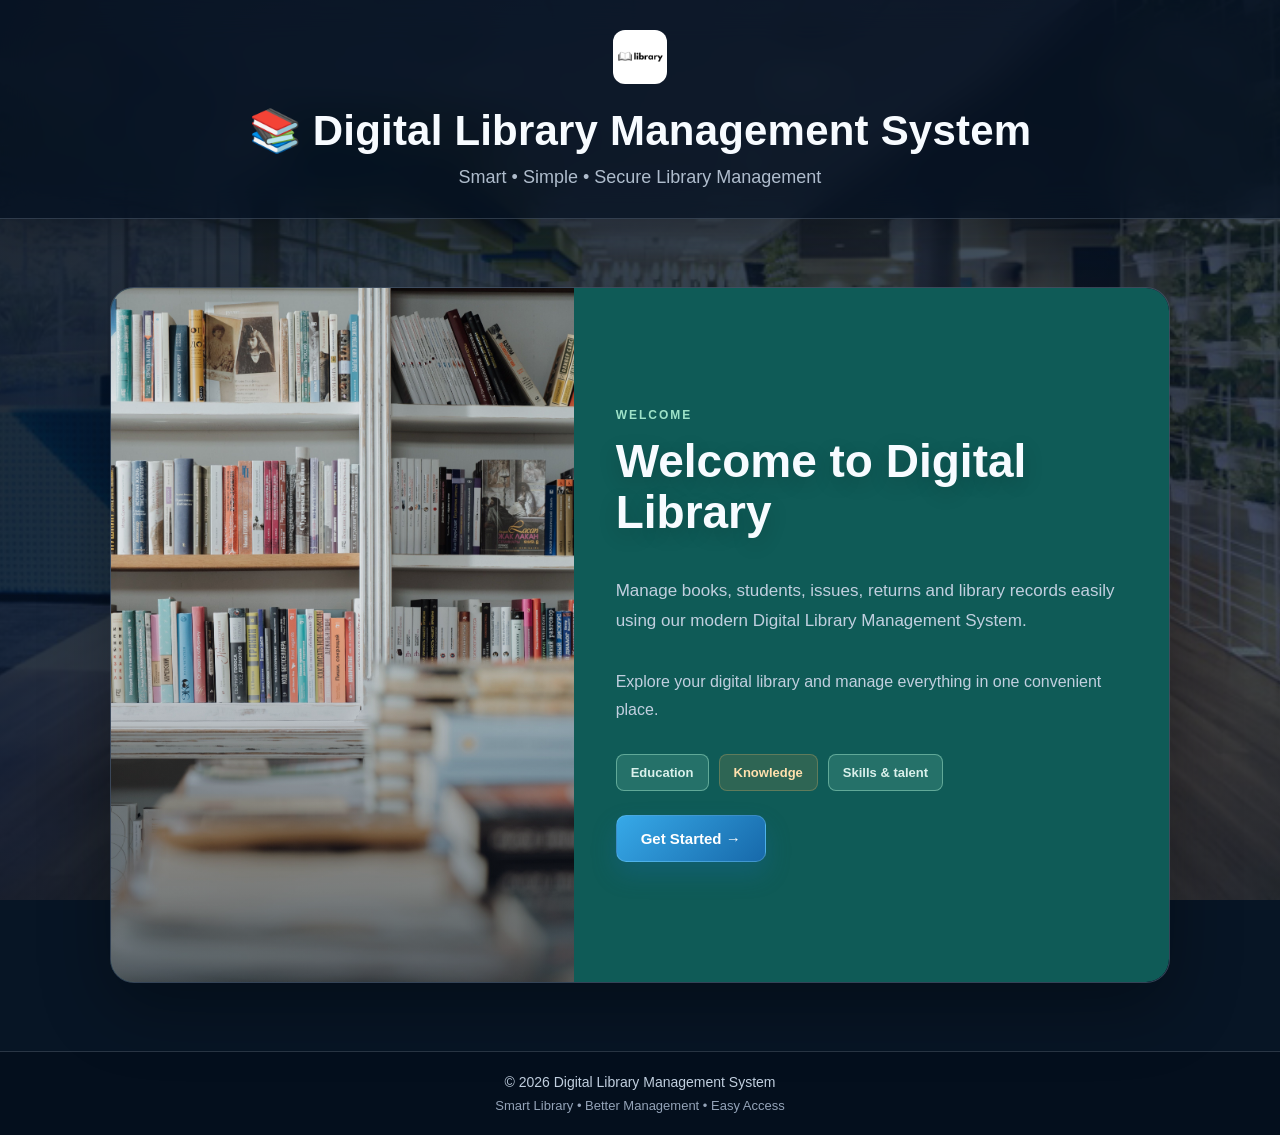
<file: index.html>
<!DOCTYPE html>
<html lang="en">
<head>
    <meta charset="UTF-8">
    <meta name="viewport" content="width=device-width, initial-scale=1.0">
    <meta http-equiv="refresh" content="0; url=../index/index.html">
    <title>Digital Library Management System</title>
</head>
<body>
    <p>Opening Digital Library...</p>
    <script>
        window.location.replace("./index/index.html");
    </script>
    <noscript><a href="../index/index.html">Open Digital Library</a></noscript>
</body>
</html>
</file>
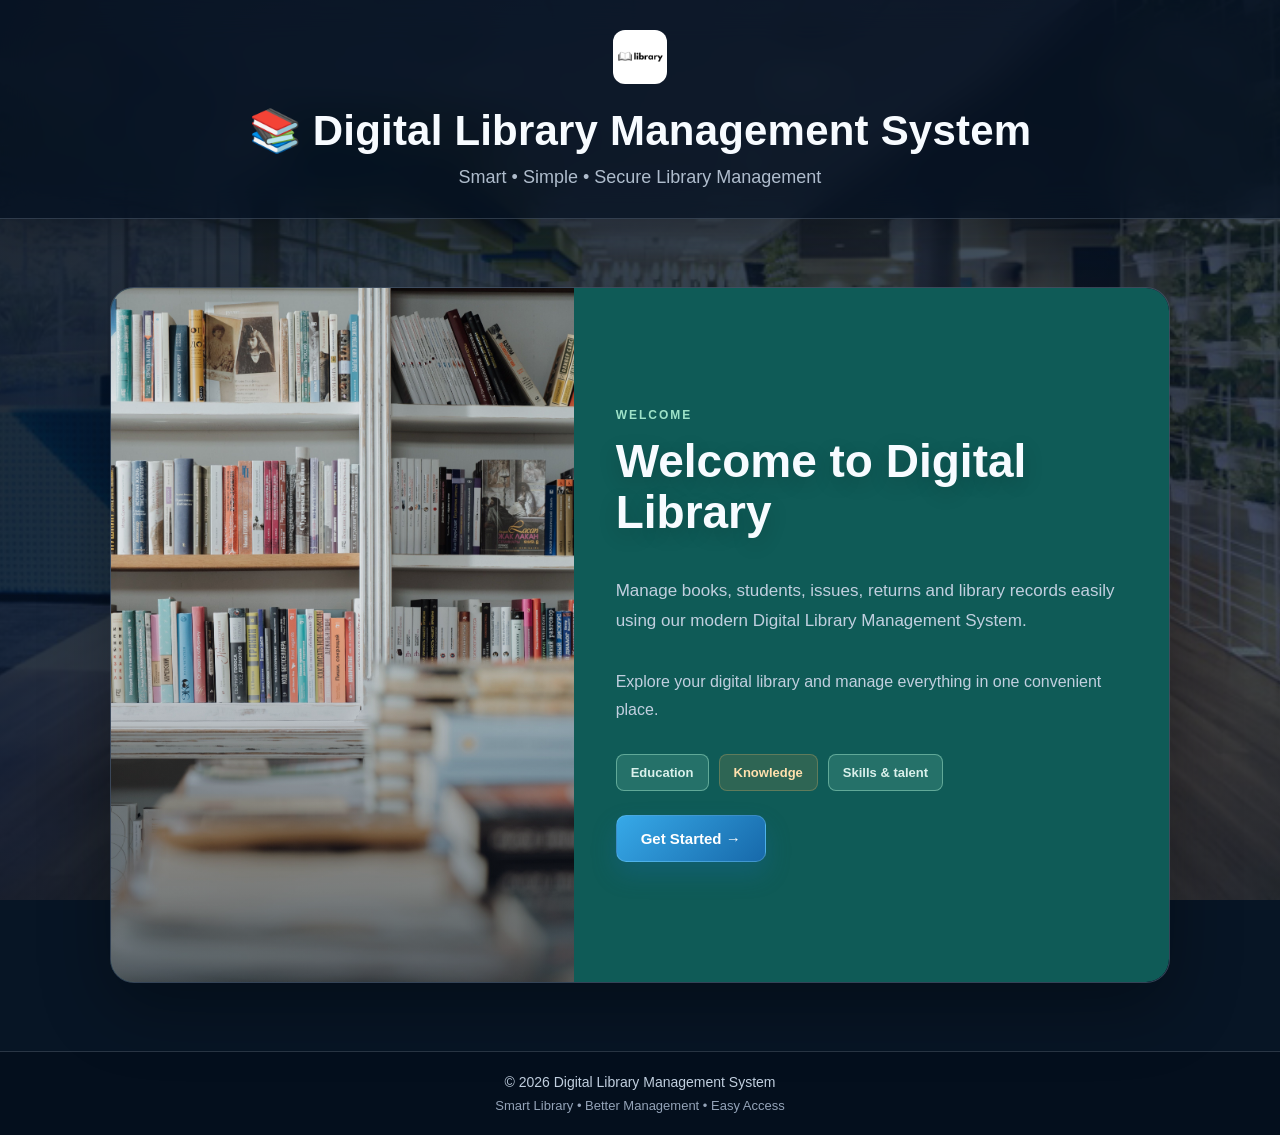
<file: index/index.html>
<!DOCTYPE html>
<html lang="en">

<head>
    <meta charset="UTF-8">
    <meta name="viewport" content="width=device-width, initial-scale=1.0">

    <title>Digital Library Management System</title>
    <style>
        * {
            box-sizing: border-box;
        }

        body {
            background: url("../images/Microsoft-office-by-futurespace-Sydney-Australia.jpg") center/cover fixed !important;
            font-family: "Poppins", Arial, sans-serif !important;
        }

        header h1,
        header p,
        main section h2,
        main section a,
        footer {
            font-family: "Poppins", Arial, sans-serif !important;
        }

        .site-logo {
            border-radius: 12px;
            height: 54px;
            margin-bottom: 12px;
            object-fit: cover;
            width: 54px;
        }

        header {
            background: #082f31 !important;
            padding: 30px 20px !important;
            box-shadow: 0 2px 8px rgba(11, 61, 58, 0.22) !important;
        }

        header h1 {
            font-size: clamp(26px, 4vw, 36px) !important;
        }

        main {
            min-height: 70vh !important;
            padding: 42px 20px !important;
        }

        main section {
            max-width: 1000px !important;
            background: #0f5b57 !important;
            border: 1px solid #79c9b6;
            border-radius: 12px !important;
            box-shadow: 0 8px 24px rgba(11, 61, 58, 0.24) !important;
        }

        main section > div:first-child {
            background: #174e4a !important;
            overflow: hidden;
        }

        main section > div:first-child img {
            animation: libraryImageMotion 14s ease-in-out infinite alternate;
            transform-origin: center;
        }

        main section > div:last-child {
            padding: 42px !important;
            background: #0f5b57 !important;
        }

        main section h2 {
            color: #d9f0eb !important;
            font-size: clamp(26px, 3vw, 32px) !important;
            margin: 10px 0 16px !important;
        }

        main section p {
            color: #e6f6f1 !important;
            line-height: 1.6 !important;
        }

        main section > div:last-child > span {
            color: #9de2c8 !important;
        }

        main section > div:last-child > div {
            gap: 10px !important;
            margin: 14px 0 24px !important;
        }

        main section > div:last-child > div > div {
            background: rgba(157, 226, 200, 0.16) !important;
            border: 1px solid rgba(157, 226, 200, 0.5);
            color: #d9f0eb !important;
            border-radius: 8px !important;
            padding: 10px 14px !important;
        }

        main section a {
            background: #f2b84b !important;
            color: #173b39 !important;
            border-radius: 8px !important;
            box-shadow: none !important;
            padding: 13px 24px !important;
        }

        footer {
            background: #082f31 !important;
            padding: 20px !important;
        }

        @keyframes libraryImageMotion {
            from {
                transform: scale(1);
            }
            to {
                transform: scale(1.07);
            }
        }

        @media (max-width: 650px) {
            main section > div:first-child img {
                min-height: 260px !important;
                max-height: 300px;
            }

            main section > div:last-child {
                padding: 28px 24px !important;
            }
        }
    </style>
    <style>
        .welcome-page {
            --welcome-white: #f7fbff;
            --welcome-muted: #c1cfdf;
            --welcome-line: rgba(213, 229, 247, 0.18);
            align-items: stretch;
            background-color: #071525 !important;
            background-image:
                linear-gradient(120deg, rgba(3, 13, 27, 0.9), rgba(7, 31, 55, 0.66)),
                url("../images/Microsoft-office-by-futurespace-Sydney-Australia.jpg") !important;
            background-position: center;
            background-size: cover;
            background-attachment: fixed;
            color: var(--welcome-white);
            display: block;
            min-height: 100vh;
        }

        .welcome-header {
            -webkit-backdrop-filter: blur(18px);
            backdrop-filter: blur(18px);
            background: rgba(4, 16, 33, 0.72) !important;
            border-bottom: 1px solid var(--welcome-line);
            box-shadow: 0 14px 35px rgba(0, 0, 0, 0.2) !important;
            padding: 30px 20px !important;
        }

        .welcome-header h1 {
            color: var(--welcome-white);
            font-size: clamp(28px, 4vw, 42px) !important;
            letter-spacing: 0.2px !important;
        }

        .welcome-header p {
            color: var(--welcome-muted);
            font-size: 16px;
        }

        .welcome-main {
            align-items: center;
            display: flex;
            justify-content: center;
            min-height: calc(100vh - 235px) !important;
            padding: 68px 20px !important;
        }

        .welcome-card {
            -webkit-backdrop-filter: blur(22px);
            backdrop-filter: blur(22px);
            background: rgba(8, 24, 44, 0.66) !important;
            border: 1px solid rgba(213, 229, 247, 0.22) !important;
            border-radius: 24px !important;
            box-shadow: 0 25px 70px rgba(0, 0, 0, 0.32), inset 0 1px 0 rgba(255, 255, 255, 0.09) !important;
            display: flex;
            max-width: 1060px !important;
            overflow: hidden;
            width: 100%;
        }

        .hero-media {
            background: #102b47 !important;
            flex: 0.95 !important;
            min-height: 500px !important;
            min-width: 340px !important;
            overflow: hidden;
            position: relative;
        }

        .hero-media::after {
            background: linear-gradient(180deg, transparent 45%, rgba(4, 15, 30, 0.5));
            content: "";
            inset: 0;
            pointer-events: none;
            position: absolute;
        }

        .hero-media img {
            filter: saturate(0.9) contrast(1.04);
            min-height: 500px !important;
            transition: transform 0.7s ease;
        }

        .welcome-card:hover .hero-media img {
            transform: scale(1.035);
        }

        .welcome-content {
            background: rgba(7, 24, 44, 0.52) !important;
            flex: 1.05 !important;
            justify-content: center;
            padding: 58px !important;
        }

        .welcome-label {
            color: #75cdf8 !important;
            font-size: 12px !important;
            letter-spacing: 2.4px;
        }

        .welcome-content h2 {
            color: var(--welcome-white) !important;
            font-size: clamp(30px, 4vw, 46px) !important;
            line-height: 1.12;
            margin: 14px 0 20px !important;
        }

        .welcome-content p {
            color: var(--welcome-muted) !important;
            font-size: 16px;
            line-height: 1.75 !important;
        }

        .welcome-features {
            gap: 10px !important;
            margin: 20px 0 28px !important;
        }

        .feature-chip {
            background: rgba(47, 158, 232, 0.14) !important;
            border: 1px solid rgba(117, 205, 248, 0.22);
            border-radius: 999px !important;
            color: #d9efff !important;
            font-size: 13px !important;
            padding: 9px 14px !important;
        }

        .feature-chip:nth-child(2) {
            background: rgba(240, 164, 70, 0.14) !important;
            border-color: rgba(255, 193, 109, 0.24);
            color: #ffe0ad !important;
        }

        .welcome-cta {
            background: linear-gradient(135deg, #37a9e8, #1769aa) !important;
            border: 1px solid rgba(154, 222, 255, 0.25);
            border-radius: 10px !important;
            box-shadow: 0 12px 25px rgba(23, 105, 170, 0.3) !important;
            color: #ffffff !important;
            font-size: 15px !important;
            padding: 14px 24px !important;
            transition: transform 0.2s ease, box-shadow 0.2s ease;
        }

        .welcome-cta:hover {
            box-shadow: 0 16px 30px rgba(23, 105, 170, 0.4) !important;
            transform: translateY(-2px);
        }

        .welcome-footer {
            background: rgba(3, 13, 27, 0.78) !important;
            border-top: 1px solid var(--welcome-line);
            color: var(--welcome-muted) !important;
            padding: 22px !important;
        }

        @media (max-width: 760px) {
            .welcome-page {
                background-attachment: scroll;
            }

            .welcome-main {
                min-height: auto !important;
                padding: 36px 16px 48px !important;
            }

            .welcome-card {
                display: block;
            }

            .hero-media {
                min-height: 270px !important;
            }

            .hero-media img {
                min-height: 270px !important;
            }

            .welcome-content {
                padding: 34px 26px !important;
            }
        }
    </style>
</head>

<body class="welcome-page" style="
    margin:0;
    font-family:Arial, sans-serif;
    background:
        linear-gradient(135deg, rgba(5, 15, 30, 0.8), rgba(20, 71, 92, 0.6)),
        url('../images/Microsoft-office-by-futurespace-Sydney-Australia.jpg') center/cover fixed no-repeat;
    color:#1e293b;
">

    <!-- Header -->
    <header class="welcome-header" style="
        background:linear-gradient(135deg, #1e3a8a, #2563eb);
        color:white;
        text-align:center;
        padding:35px 20px;
        box-shadow:0 5px 15px rgba(0,0,0,0.15);
    ">

        <h1 style="
            margin:0;
            font-size:36px;
            letter-spacing:1px;
        ">
            <img class="site-logo" src="../images/images.png" alt="Digital Library logo"><br>
            📚 Digital Library Management System
        </h1>

        <p style="
            margin:12px 0 0;
            font-size:18px;
            opacity:0.9;
        ">
            Smart • Simple • Secure Library Management
        </p>

    </header>


    <main class="welcome-main" style="
        min-height:70vh;
        display:flex;
        justify-content:center;
        align-items:center;
        padding:50px 20px;
    ">

 
        <section class="welcome-card" style="
            max-width:960px;
            width:100%;
            background:linear-gradient(135deg, rgba(10, 25, 39, 0.8), rgba(15, 42, 67, 0.76));
            border:1px solid rgba(255,255,255,0.12);
            border-radius:24px;
            overflow:hidden;
            display:flex;
            flex-wrap:wrap;
            box-shadow:0 25px 60px rgba(0,0,0,0.28);
        ">

            <div class="hero-media" style="
                flex:1;
                min-width:300px;
                background:#e0e7ff;
            ">

                <img
                    src="../images/pexels-cottonbro-4855370.jpg"
                    alt="Digital Library"
                    style="
                        width:100%;
                        height:100%;
                        min-height:400px;
                        object-fit:cover;
                        display:block;
                    "
                >
            </div>


            <!-- Content -->
            <div class="welcome-content" style="
                flex:1;
                min-width:300px;
                padding:45px;
                display:flex;
                flex-direction:column;
                justify-content:center;
                background:rgba(9, 20, 34, 0.45);
                backdrop-filter:blur(6px);
            ">

                <span class="welcome-label" style="
                    color:#8ed6ff;
                    font-size:14px;
                    font-weight:bold;
                    text-transform:uppercase;
                    letter-spacing:2px;
                ">
                    Welcome
                </span>

                <h2 style="
                    font-size:32px;
                    margin:12px 0 20px;
                    color:#f8fbff;
                    text-shadow:0 6px 20px rgba(0,0,0,0.18);
                ">
                    Welcome to Digital Library
                </h2>

                <p style="
                    font-size:17px;
                    line-height:1.7;
                    color:#e2e8f0;
                ">
                    Manage books, students, issues, returns and library
                    records easily using our modern Digital Library
                    Management System.
                </p>

                <p style="
                    font-size:16px;
                    line-height:1.7;
                    color:#cbd5e1;
                ">
                    Explore your digital library and manage everything
                    in one convenient place.
                </p>


                <!-- Features -->
                <div class="welcome-features" style="
                    display:flex;
                    gap:15px;
                    flex-wrap:wrap;
                    margin:15px 0 25px;
                ">

                    <div class="feature-chip" style="
                        background:#eff6ff;
                        color:#1d4ed8;
                        padding:10px 15px;
                        border-radius:10px;
                        font-size:14px;
                        font-weight:bold;
                    ">
                        Education
                    </div>

                    <div class="feature-chip" style="
                        background:#eff6ff;
                        color:#1d4ed8;
                        padding:10px 15px;
                        border-radius:10px;
                        font-size:14px;
                        font-weight:bold;
                    ">
                        Knowledge
                    </div>

                    <div class="feature-chip" style="
                        background:#eff6ff;
                        color:#1d4ed8;
                        padding:10px 15px;
                        border-radius:10px;
                        font-size:14px;
                        font-weight:bold;
                    ">
                       Skills & talent
                    </div>

                </div>


                <!-- Button -->
                <a class="welcome-cta" href="../login/login.html" style="
                    display:inline-block;
                    width:fit-content;
                    text-decoration:none;
                    background:linear-gradient(135deg, #2563eb, #1d4ed8);
                    color:white;
                    padding:15px 30px;
                    border-radius:10px;
                    font-size:16px;
                    font-weight:bold;
                    box-shadow:0 8px 20px rgba(37,99,235,0.3);
                ">
                    Get Started →
                </a>

            </div>

        </section>

    </main>


    <!-- Footer -->
    <footer class="welcome-footer" style="
        background:#0f172a;
        color:#cbd5e1;
        text-align:center;
        padding:22px;
    ">

        <p style="
            margin:0;
            font-size:14px;
        ">
            © 2026 Digital Library Management System
        </p>

        <p style="
            margin:8px 0 0;
            font-size:13px;
            color:#94a3b8;
        ">
            Smart Library • Better Management • Easy Access
        </p>

    </footer>

</body>

</html>
</file>
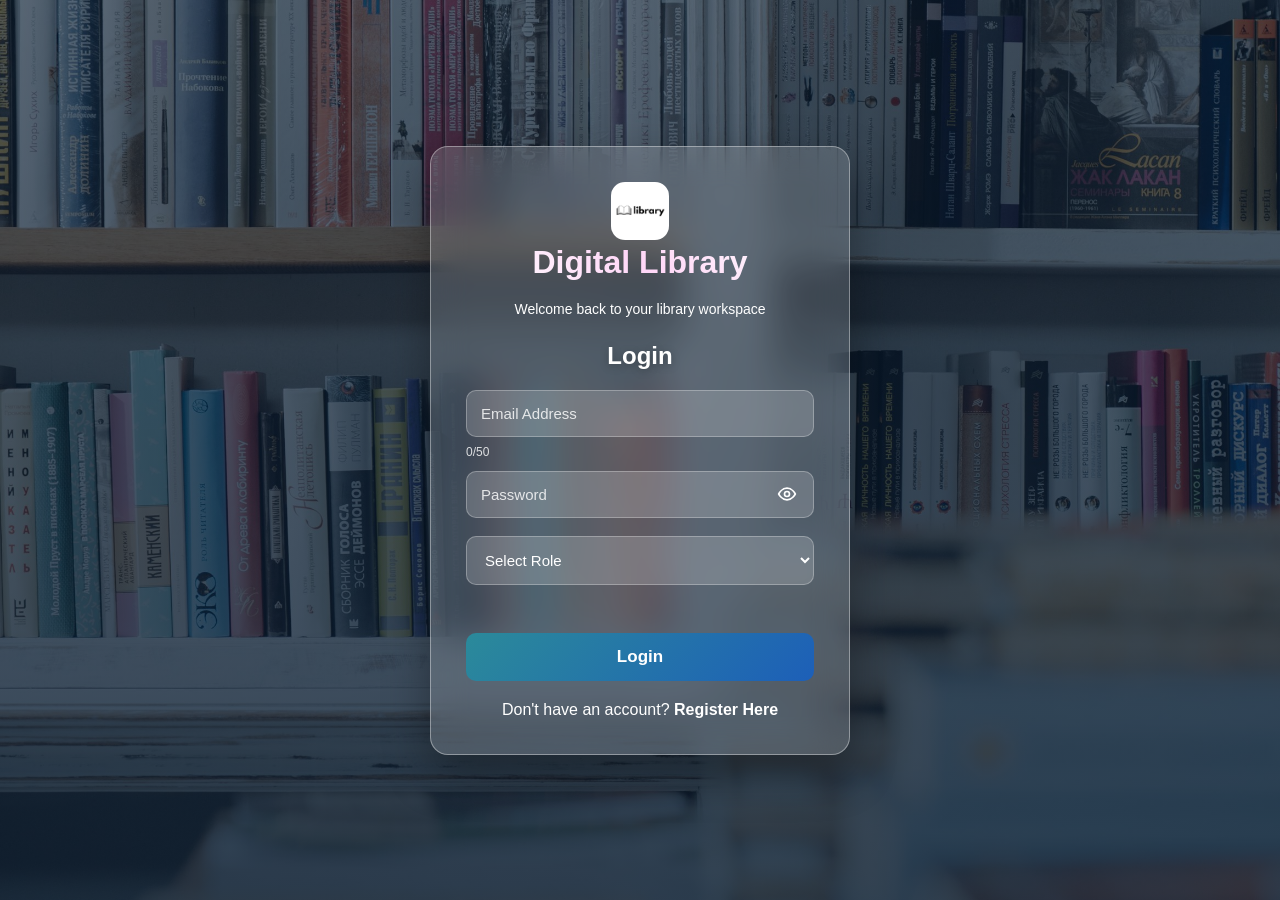
<file: dashboard/dashboard.html>
<!DOCTYPE html>
<html lang="en">
<head>
    <meta charset="UTF-8">
    <meta name="viewport" content="width=device-width, initial-scale=1.0">
    <title>Dashboard | Digital Library</title>
    <link rel="stylesheet" href="dashboard.css">
    <link rel="stylesheet" href="../issuse/module.css">
</head>
<body class="dashboard-page">
    <header class="topbar">
        <a class="brand" href="dashboard.html"><span class="book-mark" aria-hidden="true">DL</span>Digital Library</a>
        <nav class="nav-links" aria-label="Main navigation">
            <a class="active" href="dashboard.html">Dashboard</a>
            <a href="../book/books.html">Books</a>
            <a href="../student/students.html">Students</a>
            <a href="../issuse/issues.html">Issue &amp; Return</a>
            <a href="../book/books.html#reports">Reports</a>
            <a class="logout" href="../login/login.html">Logout</a>
        </nav>
    </header>
    <main class="page-shell dashboard-shell">
        <aside class="profile-sidebar" aria-label="Signed-in profile">
            <p class="eyebrow">YOUR PROFILE</p>
            <div class="profile-avatar" id="profileAvatar" aria-hidden="true">DL</div>
            <h2 id="profileName">Library Admin</h2>
            <p class="profile-email" id="profileEmail"></p>
            <span class="role-badge" id="profileRole">ADMIN</span>
            <a class="profile-link" href="#registeredUsers">Manage registered users</a>
        </aside>
        <div class="dashboard-content">
        <section class="welcome-section">
            <p class="eyebrow">LIBRARY OVERVIEW</p>
            <h1 id="dashboardWelcome">Welcome to Digital Library</h1>
            <p class="welcome-copy">Manage your library efficiently and effortlessly.</p>
        </section>

        <section class="stats-grid" aria-label="Library statistics">
            <article class="stat-card">
                <span class="stat-icon stat-icon-students" aria-hidden="true">♙</span>
                <div>
                    <p>Total Registered Users</p>
                    <strong id="totalUsers">0</strong>
                </div>
            </article>
            <article class="stat-card">
                <span class="stat-icon stat-icon-books" aria-hidden="true">▱</span>
                <div>
                    <p>Total Books</p>
                    <strong id="totalBooks">0</strong>
                </div>
            </article>
            <article class="stat-card">
                <span class="stat-icon stat-icon-available" aria-hidden="true">✓</span>
                <div>
                    <p>Available Books</p>
                    <strong id="availableBooks">0</strong>
                </div>
            </article>
            <article class="stat-card">
                <span class="stat-icon stat-icon-transactions" aria-hidden="true">▥</span>
                <div>
                    <p>Total Transactions</p>
                    <strong id="totalTransactions">0</strong>
                </div>
            </article>
            <article class="stat-card">
                <span class="stat-icon stat-icon-students" aria-hidden="true">♙</span>
                <div>
                    <p>Total Students</p>
                    <strong id="totalStudents">0</strong>
                </div>
            </article>
            <article class="stat-card">
                <span class="stat-icon stat-icon-issued" aria-hidden="true">▥</span>
                <div>
                    <p>Books Issued</p>
                    <strong id="issuedBooks">0</strong>
                </div>
            </article>
            <article class="stat-card">
                <span class="stat-icon stat-icon-returned" aria-hidden="true">↻</span>
                <div>
                    <p>Books Returned</p>
                    <strong id="returnedBooks">0</strong>
                </div>
            </article>
        </section>

        <section class="dashboard-grid">
            <article class="panel" id="issues">
                <div class="panel-heading">
                    <div>
                        <p class="eyebrow">ACTIVITY</p>
                        <h2>Recent Library Activity</h2>
                    </div>
                    <a href="../issuse/issues.html">View all</a>
                </div>
                <ul class="activity-list" id="activityList"></ul>
            </article>

            <article class="panel" id="books">
                <div class="panel-heading">
                    <div>
                        <p class="eyebrow">COLLECTION</p>
                        <h2>Recently Added Books</h2>
                    </div>
                    <a href="../book/books.html">View All Books</a>
                </div>
                <ul class="book-list" id="recentBooks"></ul>
            </article>

            <article class="panel recent-returns-panel">
                <div class="panel-heading">
                    <div>
                        <p class="eyebrow">CIRCULATION</p>
                        <h2>Recently Returned Books</h2>
                    </div>
                    <a href="../issuse/issues.html">View All Returns</a>
                </div>
                <div class="return-list" id="recentReturns"></div>
            </article>
        </section>
        <section class="panel registered-users-panel" id="registeredUsers">
            <div class="panel-heading">
                <div>
                    <p class="eyebrow">ACCOUNT MANAGEMENT</p>
                    <h2>Registered Users</h2>
                </div>
                <span class="record-count" id="registeredUserCount">0 users</span>
            </div>
            <div class="user-toolbar">
                <input class="search-input" id="userSearch" type="search" placeholder="Search name, email, or ID..." aria-label="Search registered users">
                <select class="filter-select" id="userStatusFilter" aria-label="Filter users by account status">
                    <option value="all">All account statuses</option>
                    <option value="Active">Active</option>
                    <option value="Inactive">Inactive</option>
                </select>
            </div>
            <div class="table-wrap">
                <table class="module-table registered-users-table">
                    <thead><tr><th>User ID</th><th>Full Name</th><th>Email Address</th><th>Registration Date</th><th>Account Status</th><th>Actions</th></tr></thead>
                    <tbody id="registeredUserTableBody"></tbody>
                </table>
            </div>
        </section>
        </div>
    </main>
    <dialog class="dialog-card" id="registeredUserDialog">
        <div class="panel-heading">
            <div><p class="eyebrow">REGISTERED USER</p><h2 id="dialogUserName">User details</h2></div>
            <button class="text-button" id="closeRegisteredUserDialog" type="button">Close</button>
        </div>
        <dl class="detail-list" id="registeredUserDetails"></dl>
    </dialog>
    <script src="../student/auth.js"></script>
    <script>requireAdmin(); attachLogoutHandlers();</script>
    <script src="dashboard.js"></script>
</body>
</html>
</file>
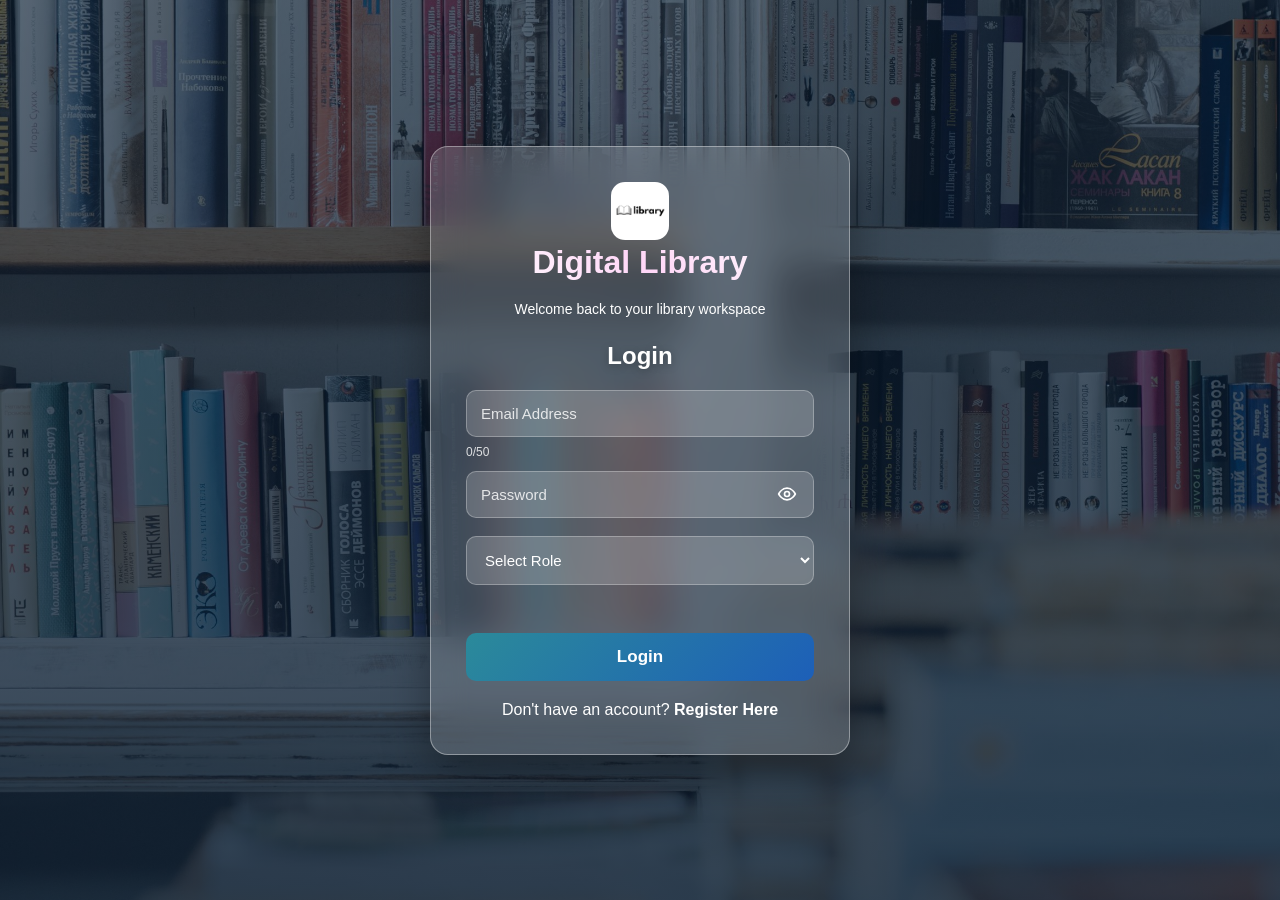
<file: dashboard/user-dashboard.html>
<!DOCTYPE html>
<html lang="en">
<head>
    <meta charset="UTF-8">
    <meta name="viewport" content="width=device-width, initial-scale=1.0">
    <title>User Dashboard | Digital Library</title>
    <link rel="stylesheet" href="dashboard.css">
</head>
<body class="dashboard-page user-dashboard-page">
    <header class="topbar">
        <a class="brand" href="user-dashboard.html"><span class="book-mark" aria-hidden="true">DL</span>Digital Library</a>
        <nav class="nav-links" aria-label="Main navigation">
            <a class="active" href="user-dashboard.html">My Dashboard</a>
            <a class="logout" href="../login/login.html">Logout</a>
        </nav>
    </header>
    <main class="page-shell dashboard-shell">
        <aside class="profile-sidebar" aria-label="Signed-in profile">
            <p class="eyebrow">YOUR PROFILE</p>
            <div class="profile-avatar" id="profileAvatar" aria-hidden="true">DL</div>
            <h2 id="profileName">Library User</h2>
            <p class="profile-email" id="profileEmail"></p>
            <span class="role-badge">USER</span>
        </aside>
        <div class="dashboard-content">
            <section class="welcome-section">
                <p class="eyebrow">PERSONAL LIBRARY</p>
                <h1 id="dashboardWelcome">Welcome to your library</h1>
                <p class="welcome-copy">Your account is ready. Browse the latest collection statistics below.</p>
            </section>
            <section class="stats-grid user-stats-grid" aria-label="Library collection statistics">
                <article class="stat-card">
                    <span class="stat-icon stat-icon-books" aria-hidden="true">▱</span>
                    <div><p>Total Books</p><strong id="totalBooks">0</strong></div>
                </article>
                <article class="stat-card">
                    <span class="stat-icon stat-icon-available" aria-hidden="true">✓</span>
                    <div><p>Available Copies</p><strong id="availableBooks">0</strong></div>
                </article>
            </section>
            <section class="panel user-welcome-panel">
                <p class="eyebrow">WELCOME</p>
                <h2>Discover something new</h2>
                <p class="welcome-copy">Your library account gives you a personalized place to stay connected with the collection. For assistance, please contact your library administrator.</p>
            </section>
        </div>
    </main>
    <script src="../student/auth.js"></script>
    <script>requireUser(); attachLogoutHandlers();</script>
    <script src="user-dashboard.js"></script>
</body>
</html>
</file>
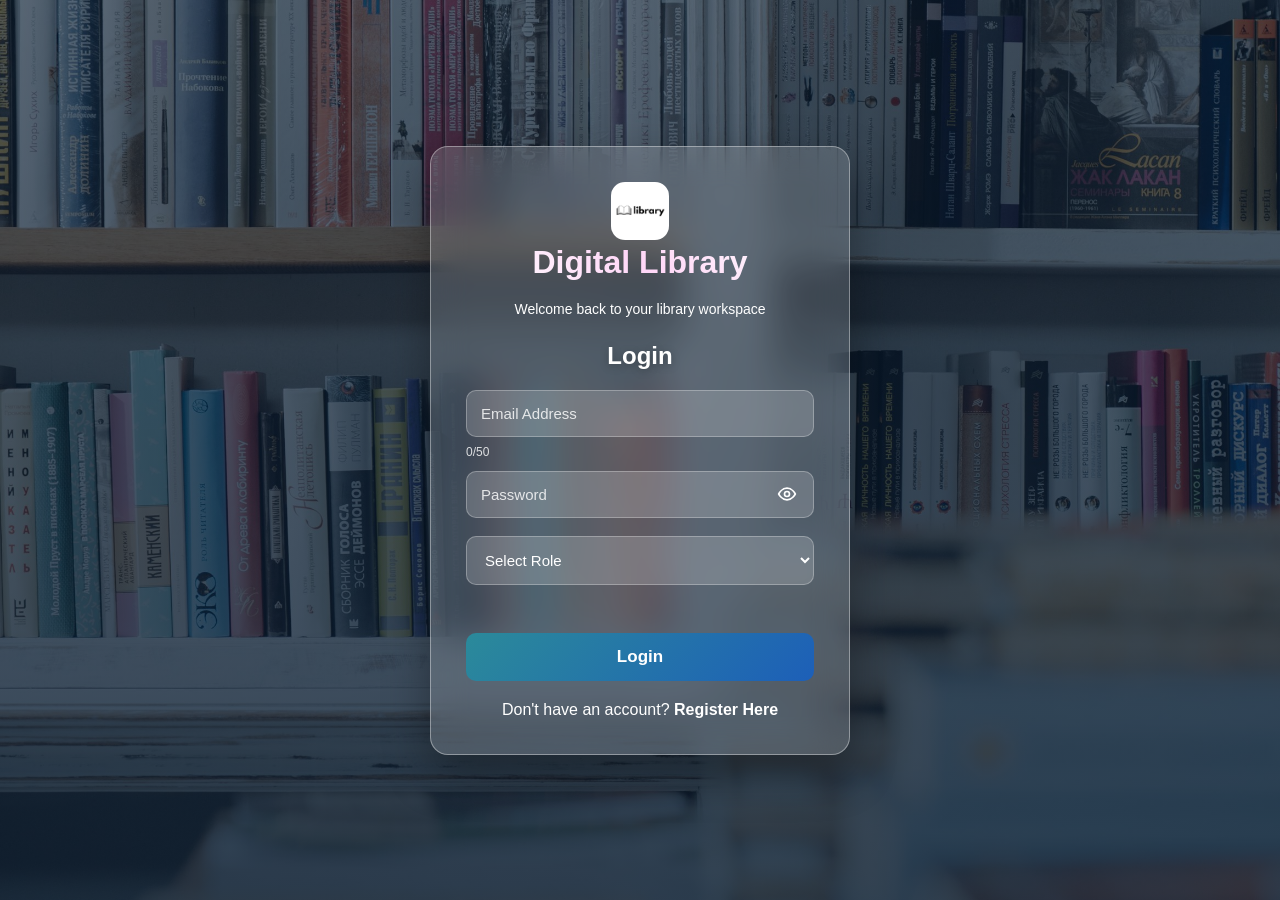
<file: issuse/issues.html>
<!DOCTYPE html>
<html lang="en">
<head>
    <meta charset="UTF-8">
    <meta name="viewport" content="width=device-width, initial-scale=1.0">
    <title>Issue &amp; Return | Digital Library</title>
    <link rel="stylesheet" href="../dashboard/dashboard.css">
    <link rel="stylesheet" href="module.css">
</head>
<body class="issues-page">
    <header class="topbar">
        <a class="brand" href="../dashboard/dashboard.html"><span class="book-mark" aria-hidden="true">DL</span>Digital Library</a>
        <nav class="nav-links" aria-label="Main navigation">
            <a href="../dashboard/dashboard.html">Dashboard</a>
            <a href="../book/books.html">Books</a>
            <a href="../student/students.html">Students</a>
            <a class="active" href="issues.html">Issue &amp; Return</a>
            <a href="../book/books.html#reports">Reports</a>
            <a class="logout" href="../login/login.html">Logout</a>
        </nav>
    </header>
    <main class="page-shell module-shell">
        <section class="module-heading">
            <div>
                <p class="eyebrow">CIRCULATION DESK</p>
                <h1>Issue &amp; Return</h1>
                <p class="welcome-copy">Track every book moving in and out of your library.</p>
            </div>
            <div class="action-group"><button class="secondary-button" id="showReturnFormButton" type="button">Return Book</button><button class="primary-button" id="showIssueFormButton" type="button">Issue Book</button></div>
        </section>
        <section class="panel form-panel" id="issueFormPanel" hidden>
            <div class="panel-heading"><div><p class="eyebrow">NEW TRANSACTION</p><h2>Issue Book</h2></div><button class="text-button" data-close-panel="issueFormPanel" type="button">Back to list</button></div>
            <form id="issueForm" novalidate>
                <div class="form-grid">
                    <label>Book<select id="issueBookId" name="bookId" required></select><small class="field-error" id="issueBookIdError"></small></label>
                    <label>Student<select id="issueStudentId" name="studentId" required></select><small class="field-error" id="issueStudentIdError"></small></label>
                    <label>Issue Date<input id="issueDate" name="issueDate" type="date" required><small class="field-error" id="issueDateError"></small></label>
                    <label>Due Date<input id="dueDate" name="dueDate" type="date" required><small class="field-error" id="dueDateError"></small></label>
                </div>
                <p class="form-message" id="issueMessage" role="alert" aria-live="polite"></p>
                <button class="primary-button" type="submit">Confirm Issue</button>
            </form>
        </section>
        <section class="panel form-panel" id="returnFormPanel" hidden>
            <div class="panel-heading"><div><p class="eyebrow">CIRCULATION UPDATE</p><h2>Return Book</h2></div><button class="text-button" data-close-panel="returnFormPanel" type="button">Back to list</button></div>
            <form id="returnForm" novalidate>
                <div class="form-grid"><label class="full-width">Issued Book<select id="returnTransactionId" name="transactionId" required></select><small class="field-error" id="returnTransactionIdError"></small></label><label>Return Date<input id="returnDate" name="returnDate" type="date" required><small class="field-error" id="returnDateError"></small></label></div>
                <p class="form-message" id="returnMessage" role="alert" aria-live="polite"></p>
                <button class="primary-button" type="submit">Confirm Return</button>
            </form>
        </section>
        <section class="panel">
            <div class="module-toolbar">
                <div><p class="eyebrow">TRANSACTION RECORDS</p><h2>Issue History</h2></div>
                <div class="action-group"><input class="search-input" id="issueSearch" type="search" maxlength="50" placeholder="Search transactions..." aria-label="Search transactions"><select class="filter-select" id="statusFilter" aria-label="Filter by status"><option value="all">All statuses</option><option value="issued">Issued</option><option value="returned">Returned</option><option value="overdue">Overdue</option></select></div>
            </div>
            <p class="record-count" id="transactionCount">0 transactions</p>
            <div class="table-wrap"><table class="module-table"><thead><tr><th>Transaction ID</th><th>Book Name</th><th>Student Name</th><th>Issue Date</th><th>Due Date</th><th>Return Date</th><th>Status</th><th>Actions</th></tr></thead><tbody id="transactionTableBody"></tbody></table></div>
        </section>
    </main>
    <script src="../student/auth.js"></script>
    <script>requireAdmin(); attachLogoutHandlers();</script>
    <script src="issues.js"></script>
</body>
</html>
</file>
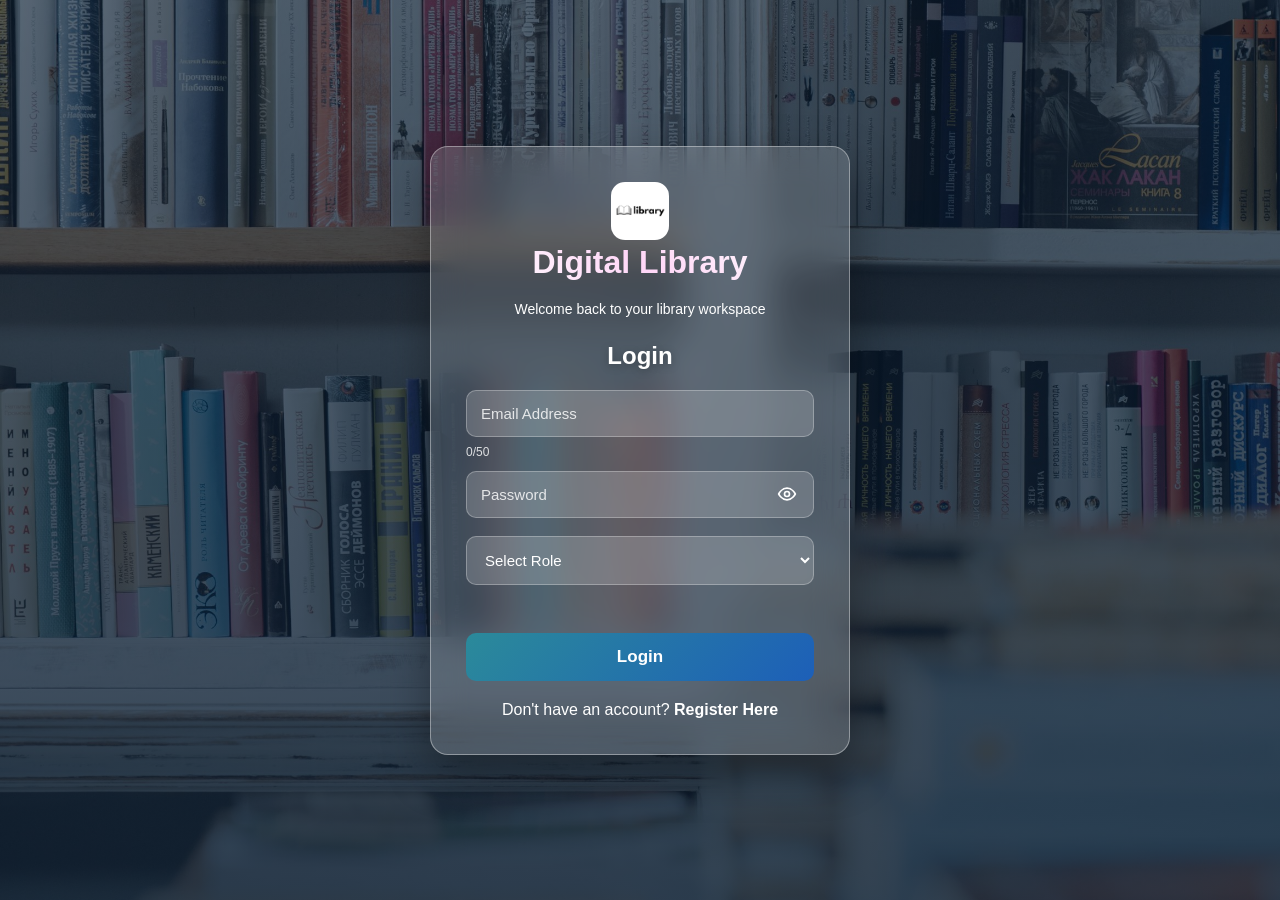
<file: login/login.html>
<!DOCTYPE html>
<html lang="en">
<head>
    <meta charset="UTF-8">
    <meta name="viewport" content="width=device-width, initial-scale=1.0">
    <title>Login | Digital Library</title>

    <link rel="stylesheet" href="login.css">
</head>

<body class="login-page">

<main class="container">

    <div class="card">

        <div class="logo">
            <img src="../images/images.png" alt="Digital Library logo">
            <h1>Digital Library</h1>
            <p>Welcome back to your library workspace</p>
        </div>

        <form id="loginForm">

            <h2>Login</h2>

            <input
                type="email"
                id="loginEmail"
                placeholder="Email Address"
                maxlength="50"
                required
            >
            <small class="field-count" id="loginEmailCharacterCount">0/50</small>
            <small class="field-error" id="loginEmailError"></small>

            <div class="password-field">
                <input type="password" id="loginPassword" placeholder="Password" required>
                <button class="password-toggle" type="button" data-password-toggle="loginPassword" aria-label="Show password" aria-pressed="false">
                    <svg class="eye-icon" viewBox="0 0 24 24" aria-hidden="true">
                        <path d="M2 12s3.6-7 10-7 10 7 10 7-3.6 7-10 7-10-7-10-7Z"></path>
                        <circle cx="12" cy="12" r="3"></circle>
                    </svg>
                    <svg class="eye-off-icon" viewBox="0 0 24 24" aria-hidden="true">
                        <path d="m3 3 18 18"></path>
                        <path d="M10.6 10.6a2 2 0 0 0 2.8 2.8"></path>
                        <path d="M9.9 5.1A11 11 0 0 1 12 4.9c6.4 0 10 7.1 10 7.1a16.6 16.6 0 0 1-3.4 4.5"></path>
                        <path d="M6.6 6.6C3.9 8.3 2 12 2 12s3.6 7.1 10 7.1a10.7 10.7 0 0 0 4.2-.8"></path>
                    </svg>
                </button>
            </div>
            <small class="field-error" id="loginPasswordError"></small>

            <select id="loginRole" required>
                <option value="">Select Role</option>
                <option value="User">User</option>
                <option value="Admin">Admin</option>
            </select>
            <small class="field-error" id="loginRoleError"></small>

            <p class="form-message" id="loginMessage" role="alert" aria-live="polite"></p>

            <button type="submit" class="submitBtn">
                Login
            </button>

            <p class="register-link">
                Don't have an account?
                <a href="../register/register.html">Register Here</a>
            </p>

        </form>


    </div>

</main>
<script src="../student/auth.js"></script>
<script>attachPasswordToggles();</script>
<script src="login.js"></script>

</body>
</html>
</file>
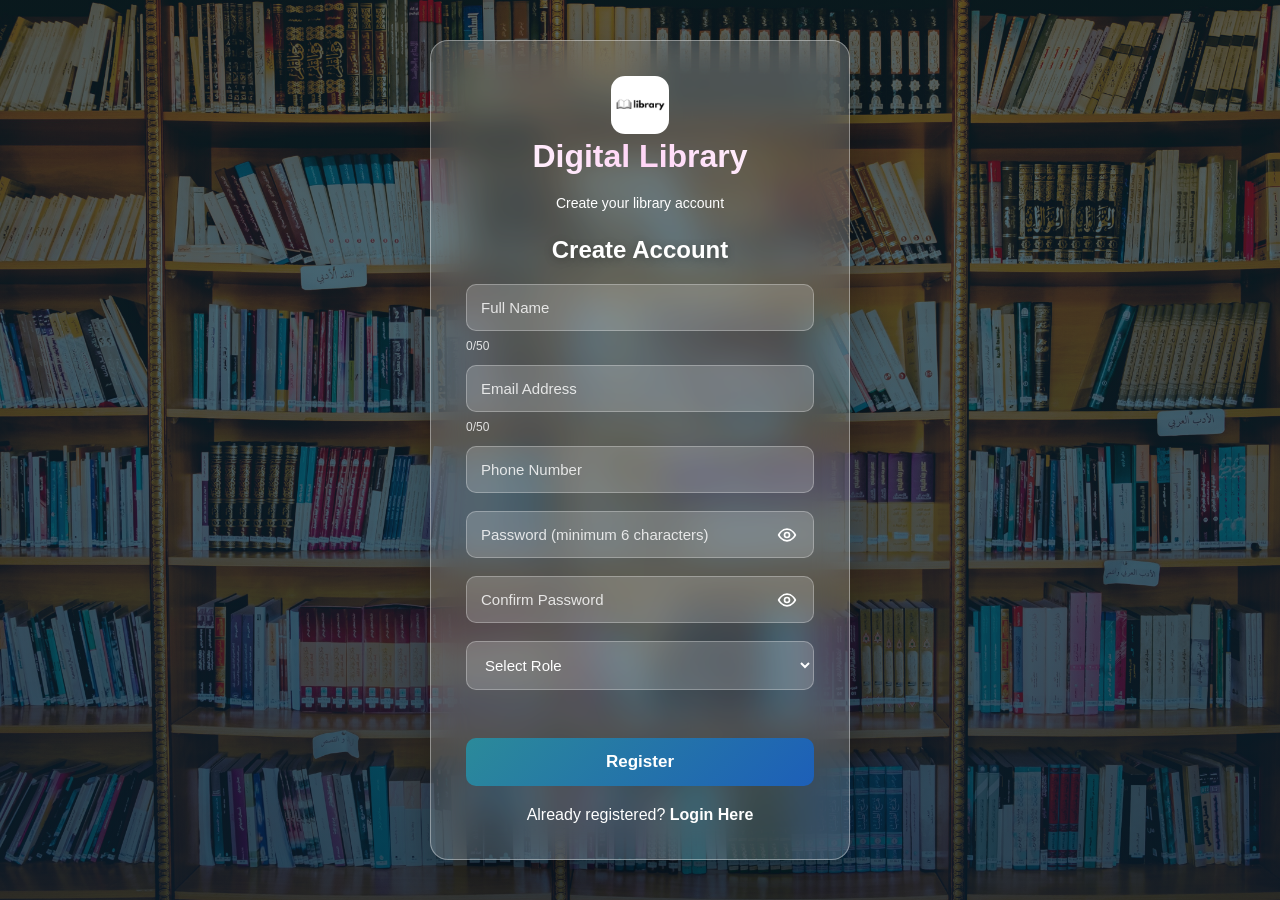
<file: register/register.html>
<!DOCTYPE html>
<html lang="en">
<head>
    <meta charset="UTF-8">
    <meta name="viewport" content="width=device-width, initial-scale=1.0">
    <title>Register | Digital Library</title>
    <link rel="stylesheet" href="../login/login.css">
</head>
<body class="register-page">
    <main class="container">
        <div class="card">
            <div class="logo">
                <img src="../images/images.png" alt="Digital Library logo">
                <h1>Digital Library</h1>
                <p>Create your library account</p>
            </div>
            <form id="registerForm" novalidate>
                <h2>Create Account</h2>
                <input type="text" id="registerName" placeholder="Full Name" maxlength="50" required>
                <small class="field-count" id="registerNameCharacterCount">0/50</small>
                <small class="field-error" id="registerNameError"></small>
                <input type="email" id="registerEmail" placeholder="Email Address" maxlength="50" required>
                <small class="field-count" id="registerEmailCharacterCount">0/50</small>
                <small class="field-error" id="registerEmailError"></small>
                <input type="tel" id="registerPhone" placeholder="Phone Number" maxlength="10" inputmode="numeric" required>
                <small class="field-error" id="registerPhoneError"></small>
                <div class="password-field">
                    <input type="password" id="registerPassword" placeholder="Password (minimum 6 characters)" required>
                    <button class="password-toggle" type="button" data-password-toggle="registerPassword" aria-label="Show password" aria-pressed="false">
                        <svg class="eye-icon" viewBox="0 0 24 24" aria-hidden="true">
                            <path d="M2 12s3.6-7 10-7 10 7 10 7-3.6 7-10 7-10-7-10-7Z"></path>
                            <circle cx="12" cy="12" r="3"></circle>
                        </svg>
                        <svg class="eye-off-icon" viewBox="0 0 24 24" aria-hidden="true">
                            <path d="m3 3 18 18"></path>
                            <path d="M10.6 10.6a2 2 0 0 0 2.8 2.8"></path>
                            <path d="M9.9 5.1A11 11 0 0 1 12 4.9c6.4 0 10 7.1 10 7.1a16.6 16.6 0 0 1-3.4 4.5"></path>
                            <path d="M6.6 6.6C3.9 8.3 2 12 2 12s3.6 7.1 10 7.1a10.7 10.7 0 0 0 4.2-.8"></path>
                        </svg>
                    </button>
                </div>
                <small class="field-error" id="registerPasswordError"></small>
                <div class="password-field">
                    <input type="password" id="registerConfirmPassword" placeholder="Confirm Password" required>
                    <button class="password-toggle" type="button" data-password-toggle="registerConfirmPassword" aria-label="Show password" aria-pressed="false">
                        <svg class="eye-icon" viewBox="0 0 24 24" aria-hidden="true">
                            <path d="M2 12s3.6-7 10-7 10 7 10 7-3.6 7-10 7-10-7-10-7Z"></path>
                            <circle cx="12" cy="12" r="3"></circle>
                        </svg>
                        <svg class="eye-off-icon" viewBox="0 0 24 24" aria-hidden="true">
                            <path d="m3 3 18 18"></path>
                            <path d="M10.6 10.6a2 2 0 0 0 2.8 2.8"></path>
                            <path d="M9.9 5.1A11 11 0 0 1 12 4.9c6.4 0 10 7.1 10 7.1a16.6 16.6 0 0 1-3.4 4.5"></path>
                            <path d="M6.6 6.6C3.9 8.3 2 12 2 12s3.6 7.1 10 7.1a10.7 10.7 0 0 0 4.2-.8"></path>
                        </svg>
                    </button>
                </div>
                <small class="field-error" id="registerConfirmPasswordError"></small>
                <select id="registerRole" required>
                    <option value="">Select Role</option>
                    <option value="User">User</option>
                    <option value="Admin">Admin</option>
                </select>
                <small class="field-error" id="registerRoleError"></small>
                <p class="form-message" id="registerMessage" role="alert" aria-live="polite"></p>
                <button type="submit" class="submitBtn">Register</button>
                <p class="register-link">Already registered? <a href="../login/login.html">Login Here</a></p>
            </form>
        </div>
    </main>
    <script src="../student/auth.js"></script>
    <script>attachPasswordToggles();</script>
    <script src="register.js"></script>
</body>
</html>
</file>
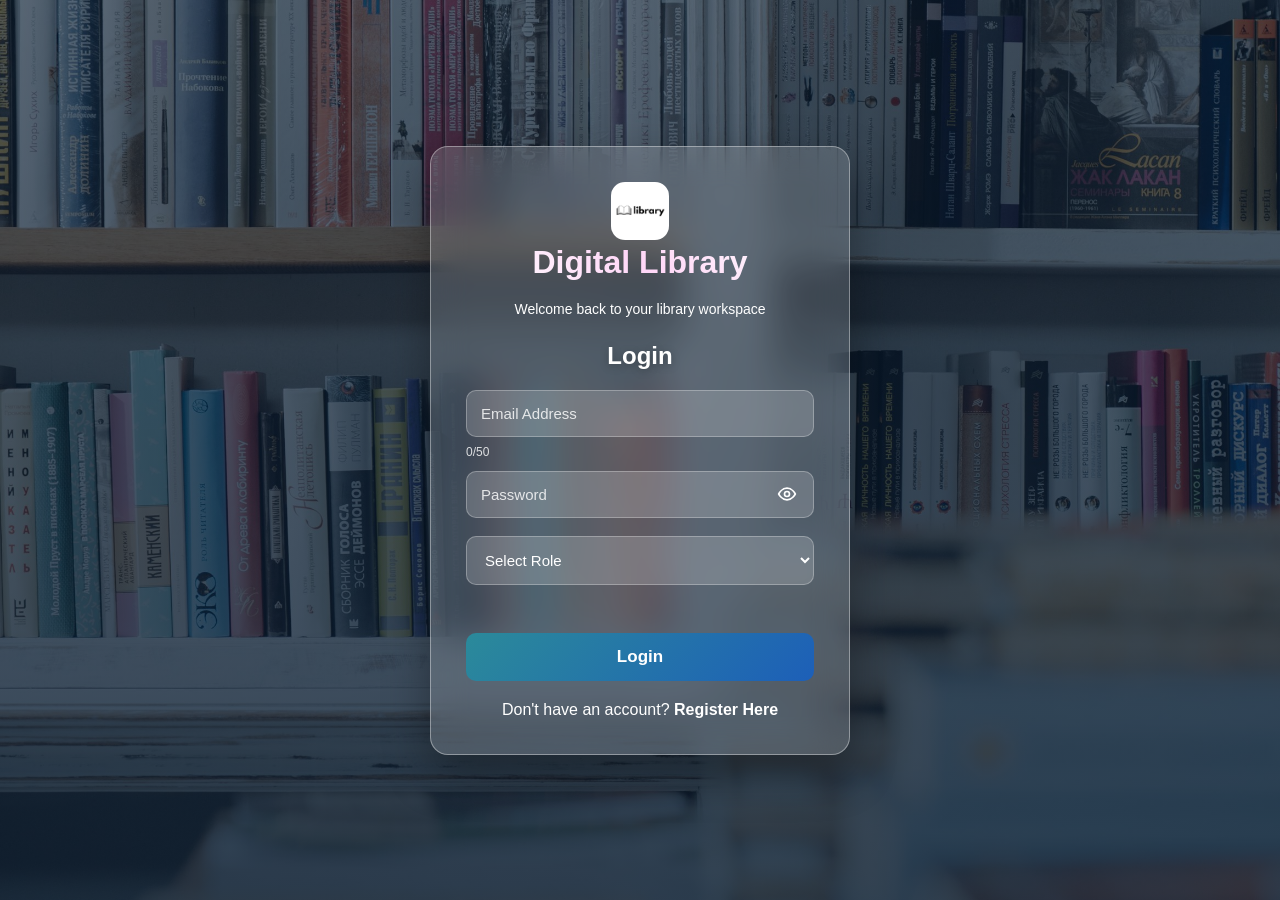
<file: student/students.html>
<!DOCTYPE html>
<html lang="en">
<head>
    <meta charset="UTF-8">
    <meta name="viewport" content="width=device-width, initial-scale=1.0">
    <title>Students | Digital Library</title>
    <link rel="stylesheet" href="../dashboard/dashboard.css">
    <link rel="stylesheet" href="../issuse/module.css">
</head>
<body class="students-page">
    <header class="topbar">
        <a class="brand" href="../dashboard/dashboard.html"><span class="book-mark" aria-hidden="true">DL</span>Digital Library</a>
        <nav class="nav-links" aria-label="Main navigation">
            <a href="../dashboard/dashboard.html">Dashboard</a>
            <a href="../book/books.html">Books</a>
            <a class="active" href="students.html">Students</a>
            <a href="../issuse/issues.html">Issue &amp; Return</a>
            <a href="../book/books.html#reports">Reports</a>
            <a class="logout" href="../login/login.html">Logout</a>
        </nav>
    </header>
    <main class="page-shell module-shell">
        <section class="module-heading">
            <div>
                <p class="eyebrow">STUDENT DIRECTORY</p>
                <h1>Students</h1>
                <p class="welcome-copy">Manage the learners who use your digital library.</p>
            </div>
            <button class="primary-button" id="showStudentFormButton" type="button">+ Add Student</button>
        </section>
        <section class="panel form-panel" id="studentFormPanel" hidden>
            <div class="panel-heading">
                <div><p class="eyebrow">NEW RECORD</p><h2 id="studentFormTitle">Add Student</h2></div>
                <button class="text-button" id="cancelStudentButton" type="button">Back to list</button>
            </div>
            <form id="studentForm" novalidate>
                <div class="form-grid">
                    <label>Student ID<input id="studentId" name="studentId" type="tel" maxlength="15" required><small class="field-error" id="studentIdError"></small></label>
                    <label>Student Name<input id="studentName" name="studentName" type="text" maxlength="50" required><small class="word-count" id="studentNameCharacterCount">0/50</small><small class="field-error" id="studentNameError"></small></label>
                    <label>Department<input id="department" name="department" type="text" maxlength="50" required><small class="word-count" id="departmentCharacterCount">0/50</small><small class="field-error" id="departmentError"></small></label>
                    <label>Email<input id="email" name="email" type="email" maxlength="50" required><small class="word-count" id="emailCharacterCount">0/50</small><small class="field-error" id="emailError"></small></label>
                    <label>Phone<input id="phone" name="phone" type="tel" maxlength="10" inputmode="numeric" required><small class="field-error" id="phoneError"></small></label>
                </div>
                <p class="form-message" id="studentMessage" role="alert" aria-live="polite"></p>
                <div class="form-actions"><button class="primary-button" type="submit">Save Student</button><button class="secondary-button" id="resetStudentButton" type="button">Clear</button></div>
            </form>
        </section>
        <section class="panel">
            <div class="module-toolbar">
                <div><p class="eyebrow">STUDENT RECORDS</p><h2>All Students</h2></div>
                <input class="search-input" id="studentSearch" type="search" placeholder="Search students..." aria-label="Search students">
            </div>
            <p class="record-count" id="studentCount">0 students</p>
            <div class="table-wrap">
                <table class="module-table">
                    <thead><tr><th>Student ID</th><th>Student Name</th><th>Department</th><th>Email</th><th>Phone</th><th>Actions</th></tr></thead>
                    <tbody id="studentTableBody"></tbody>
                </table>
            </div>
        </section>
    </main>
    <dialog class="dialog-card" id="studentDialog">
        <div class="panel-heading"><div><p class="eyebrow">STUDENT PROFILE</p><h2 id="dialogStudentName">Student details</h2></div><button class="text-button" id="closeStudentDialog" type="button">Close</button></div>
        <dl class="detail-list" id="studentDetails"></dl>
    </dialog>
    <script src="auth.js"></script>
    <script>requireAdmin(); attachLogoutHandlers();</script>
    <script src="students.js"></script>
</body>
</html>
</file>
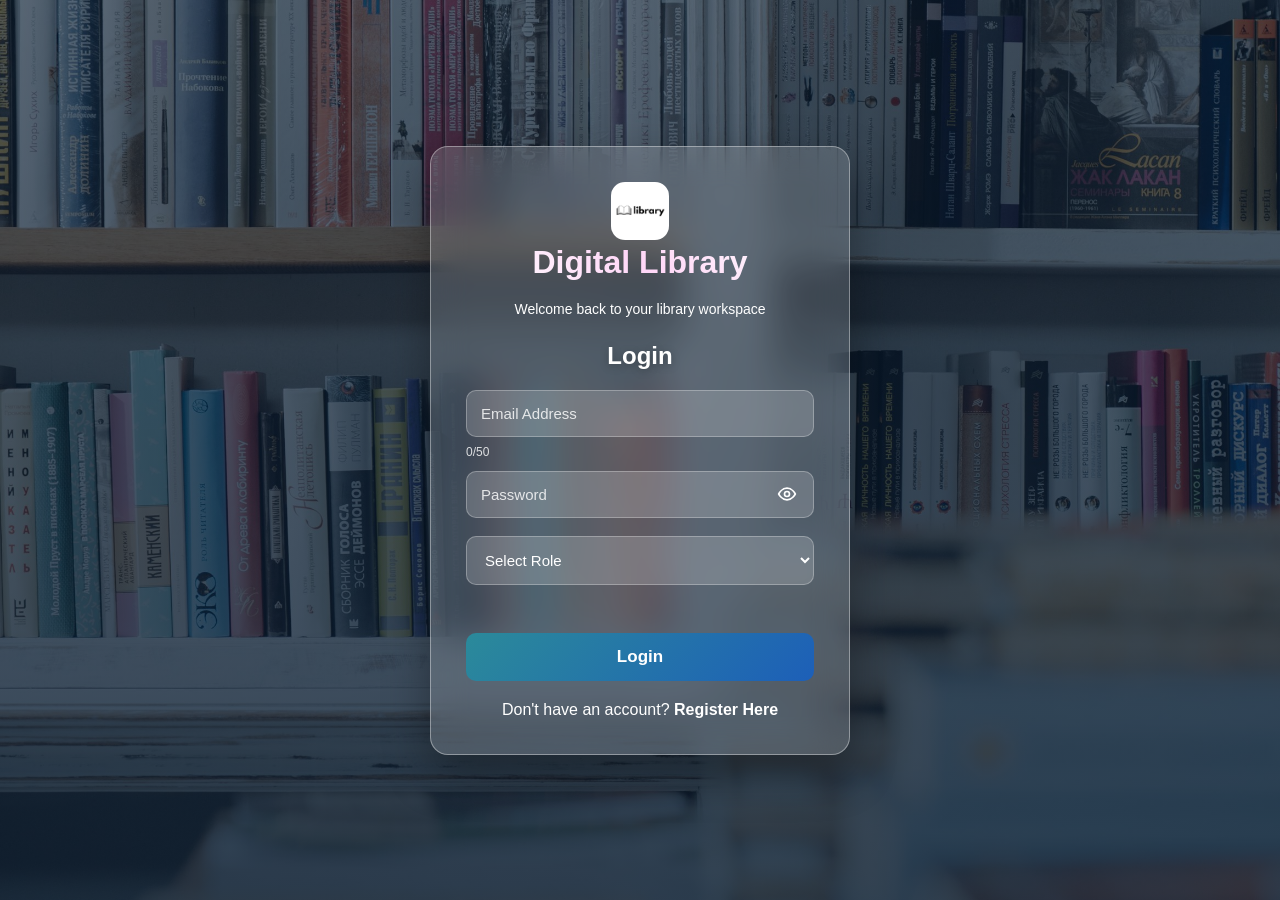
<file: images/book/books.html>
<!DOCTYPE html>
<html lang="en">
<head>
    <meta charset="UTF-8">
    <meta name="viewport" content="width=device-width, initial-scale=1.0">
    <title>Books | Digital Library</title>
    <link rel="stylesheet" href="../../dashboard/dashboard.css">
    <link rel="stylesheet" href="books.css">
    <link rel="stylesheet" href="../../issuse/module.css">
</head>
<body class="books-page">
    <header class="topbar">
        <a class="brand" href="../../dashboard/dashboard.html"><img src="../images.png" alt="Digital Library logo">Digital Library</a>
        <nav class="nav-links" aria-label="Main navigation">
            <a href="../../dashboard/dashboard.html">Dashboard</a>
            <a class="active" href="books.html">Books</a>
            <a href="../../student/students.html">Students</a>
            <a href="../../issuse/issues.html">Issue &amp; Return</a>
            <a href="../../book/books.html#reports">Reports</a>
            <a class="logout" href="../../login/login.html">Logout</a>
        </nav>
    </header>

    <main class="page-shell books-shell">
        <section class="books-heading">
            <div>
                <p class="eyebrow">COLLECTION</p>
                <h1>Books</h1>
                <p class="welcome-copy">Keep your library catalogue organized in this browser.</p>
            </div>
            <button class="primary-button" id="showAddBookButton" type="button">+ Add Book</button>
        </section>

        <section class="panel add-book-panel" id="addBookPanel" hidden>
            <div class="panel-heading">
                <div>
                    <p class="eyebrow">NEW RECORD</p>
                    <h2>Add Book</h2>
                </div>
                <button class="text-button" id="cancelAddBookButton" type="button">Back to list</button>
            </div>
            <form id="bookForm" novalidate>
                <div class="form-grid">
                    <label>Book ID<input id="bookId" name="bookId" type="text" maxlength="50" required><small class="word-count" id="bookIdCharacterCount">0/50</small><small class="field-error" id="bookIdError"></small></label>
                    <label>Book Name<input id="bookName" name="bookName" type="text" maxlength="50" required><small class="word-count" id="bookNameCharacterCount">0/50</small><small class="word-count" id="bookNameCount">0 / 20 words</small><small class="field-error" id="bookNameError"></small></label>
                    <label>Author<input id="author" name="author" type="text" maxlength="50" required><small class="word-count" id="authorCharacterCount">0/50</small><small class="word-count" id="authorCount">0 / 20 words</small><small class="field-error" id="authorError"></small></label>
                    <label>Category<input id="category" name="category" type="text" maxlength="50" required><small class="word-count" id="categoryCharacterCount">0/50</small><small class="field-error" id="categoryError"></small></label>
                    <label>Publisher<input id="publisher" name="publisher" type="text" maxlength="50" required><small class="word-count" id="publisherCharacterCount">0/50</small><small class="field-error" id="publisherError"></small></label>
                    <label>Year<input id="year" name="year" type="number" min="0" step="1" required><small class="field-error" id="yearError"></small></label>
                    <label>Quantity<input id="quantity" name="quantity" type="number" min="1" step="1" required><small class="field-error" id="quantityError"></small></label>
                </div>
                <p class="form-message" id="formMessage" role="alert" aria-live="polite"></p>
                <button class="primary-button" type="submit">Save Book</button>
            </form>
        </section>

        <section class="panel book-table-panel" id="bookListPanel">
            <div class="panel-heading">
                <div>
                    <p class="eyebrow">LIBRARY RECORDS</p>
                    <h2>All Books</h2>
                </div>
                <div class="book-toolbar">
                    <input class="search-input" id="bookSearch" type="search" placeholder="Search books..." aria-label="Search books">
                    <span class="book-count" id="bookCount">0 books</span>
                </div>
            </div>
            <div class="table-wrap">
                <table>
                    <thead>
                        <tr>
                            <th>Book</th>
                            <th>Author</th>
                            <th>Category</th>
                            <th>Quantity</th>
                            <th>Action</th>
                        </tr>
                    </thead>
                    <tbody id="bookTableBody"></tbody>
                </table>
            </div>
        </section>
    </main>
    <script src="../../student/auth.js"></script>
    <script>requireAdmin(); attachLogoutHandlers();</script>
    <script src="books.js"></script>
</body>
</html>
</file>
<file: dashboard/dashboard.css>
* {
    box-sizing: border-box;
}

:root {
    --navy: #123b5d;
    --blue: #1769aa;
    --green: #2d8a68;
    --mint: #e8f6ef;
    --page: #f6faf8;
    --line: #dce9e3;
    --text: #183247;
    --muted: #6a7c88;
}

body {
    margin: 0;
    background: linear-gradient(rgba(246, 250, 248, 0.86), rgba(246, 250, 248, 0.9)), url("../images/pexels-allaontheloose-8460453.jpg") center / cover fixed;
    color: var(--text);
    font-family: "Poppins", Arial, sans-serif;
    min-height: 100vh;
}

a {
    color: inherit;
    text-decoration: none;
}

.topbar {
    align-items: center;
    background: #ffffff;
    border-bottom: 1px solid var(--line);
    display: flex;
    justify-content: space-between;
    min-height: 70px;
    padding: 0 5vw;
}

.brand {
    align-items: center;
    color: var(--navy);
    display: flex;
    font-size: 20px;
    font-weight: 700;
    letter-spacing: 0.2px;
}

.brand img {
    border-radius: 7px;
    height: 32px;
    margin-right: 9px;
    object-fit: cover;
    width: 32px;
}

.nav-links {
    align-items: center;
    display: flex;
    gap: 26px;
}

.nav-links a {
    color: var(--muted);
    font-size: 14px;
    padding: 26px 0 22px;
    transition: color 0.2s ease;
}

.nav-links a:hover,
.nav-links a.active {
    color: var(--blue);
}

.nav-links a.active {
    border-bottom: 2px solid var(--blue);
    font-weight: 700;
}

.nav-links .logout {
    border: 1px solid #c8dbe7;
    border-radius: 6px;
    color: var(--blue);
    padding: 9px 14px;
}

.page-shell {
    margin: 0 auto;
    max-width: 1180px;
    padding: 52px 24px 70px;
}

.dashboard-shell {
    align-items: start;
    display: grid;
    gap: 24px;
    grid-template-columns: 238px minmax(0, 1fr);
}

.dashboard-content {
    min-width: 0;
}

.profile-sidebar {
    -webkit-backdrop-filter: blur(18px);
    backdrop-filter: blur(18px);
    background: rgba(9, 22, 42, 0.78);
    border: 1px solid rgba(196, 217, 243, 0.16);
    border-radius: 12px;
    box-shadow: 0 18px 44px rgba(0, 0, 0, 0.2);
    color: #f5f8ff;
    min-width: 0;
    padding: 23px 20px;
    text-align: center;
}

.profile-sidebar .eyebrow {
    text-align: left;
}

.profile-avatar {
    align-items: center;
    background: linear-gradient(145deg, #2f9ee8, #1769aa);
    border: 2px solid rgba(255, 255, 255, 0.22);
    border-radius: 50%;
    box-shadow: 0 8px 22px rgba(24, 128, 204, 0.28);
    color: #ffffff;
    display: flex;
    font-size: 24px;
    font-weight: 700;
    height: 74px;
    justify-content: center;
    margin: 20px auto 15px;
    width: 74px;
}

.profile-sidebar h2 {
    color: #ffffff;
    font-size: 17px;
    line-height: 1.35;
    margin: 0 0 7px;
    overflow-wrap: anywhere;
}

.profile-email {
    color: #aebbd0;
    font-size: 12px;
    line-height: 1.5;
    margin: 0 0 14px;
    overflow-wrap: anywhere;
}

.role-badge {
    background: rgba(47, 158, 232, 0.17);
    border: 1px solid rgba(110, 193, 239, 0.3);
    border-radius: 999px;
    color: #9cddff;
    display: inline-flex;
    font-size: 10px;
    font-weight: 800;
    letter-spacing: 1.2px;
    padding: 6px 12px;
}

.profile-link {
    border-top: 1px solid rgba(196, 217, 243, 0.12);
    color: #7dcef6;
    display: block;
    font-size: 12px;
    margin-top: 20px;
    padding-top: 17px;
}

.profile-link:hover {
    color: #ffc16d;
}

.welcome-section {
    margin-bottom: 32px;
}

.eyebrow {
    color: var(--green);
    font-size: 11px;
    font-weight: 700;
    letter-spacing: 1.4px;
    margin: 0 0 10px;
}

h1,
h2,
p {
    margin-top: 0;
}

h1 {
    color: var(--navy);
    font-size: clamp(28px, 4vw, 40px);
    letter-spacing: 0;
    line-height: 1.15;
    margin-bottom: 12px;
}

.welcome-copy {
    color: var(--muted);
    font-size: 16px;
    line-height: 1.6;
    margin-bottom: 0;
}

.stats-grid {
    display: grid;
    gap: 16px;
    grid-template-columns: repeat(4, 1fr);
    margin-bottom: 32px;
}

.stat-card,
.panel {
    background: #ffffff;
    border: 1px solid var(--line);
    border-radius: 10px;
    box-shadow: 0 4px 14px rgba(24, 50, 71, 0.05);
}

.dashboard-shell .stat-card,
.dashboard-shell .panel {
    -webkit-backdrop-filter: blur(8px);
    backdrop-filter: blur(8px);
    background: rgba(255, 255, 255, 0.9);
}

.stat-card {
    align-items: center;
    display: flex;
    gap: 14px;
    min-height: 122px;
    padding: 22px;
    transition: box-shadow 0.2s ease, transform 0.2s ease;
}

.stat-card:hover,
.panel:hover {
    box-shadow: 0 8px 20px rgba(24, 50, 71, 0.09);
}

.stat-card:hover {
    transform: translateY(-2px);
}

.stat-icon {
    align-items: center;
    background: var(--mint);
    border-radius: 8px;
    display: flex;
    font-size: 22px;
    height: 46px;
    justify-content: center;
    width: 46px;
}

.stat-icon-books { background: #e8f1fb; color: var(--blue); }
.stat-icon-students { background: #fff1df; color: #c57620; }
.stat-icon-issued { background: #eaf6f7; color: #207b83; }
.stat-icon-returned { background: var(--mint); color: var(--green); }
.stat-icon-available { background: #eaf6f7; color: #207b83; }
.stat-icon-transactions { background: #fff1df; color: #c57620; }

.stat-card p {
    color: var(--muted);
    font-size: 13px;
    margin-bottom: 8px;
}

.stat-card strong {
    color: var(--navy);
    font-size: 26px;
}

.content-grid {
    display: grid;
    gap: 20px;
    grid-template-columns: 1.2fr 1fr;
}

.dashboard-grid {
    display: grid;
    gap: 20px;
    grid-template-columns: 1.2fr 1fr;
}

.dashboard-grid .recent-returns-panel {
    grid-column: 1 / -1;
}

.panel {
    min-width: 0;
    padding: 26px;
}

.panel-heading {
    align-items: flex-start;
    display: flex;
    justify-content: space-between;
    margin-bottom: 20px;
}

.panel-heading h2 {
    color: var(--navy);
    font-size: 19px;
    margin-bottom: 0;
}

.panel-heading a {
    color: var(--blue);
    font-size: 13px;
    font-weight: 700;
}

table {
    border-collapse: collapse;
    width: 100%;
}

th,
td {
    border-bottom: 1px solid #edf2ef;
    padding: 13px 8px;
    text-align: left;
}

th {
    color: var(--muted);
    font-size: 11px;
    font-weight: 700;
    text-transform: uppercase;
}

td {
    color: var(--text);
    font-size: 13px;
}

.empty-state {
    color: var(--muted);
    font-size: 13px;
    font-style: italic;
    text-align: center;
}

tbody tr:last-child td {
    border-bottom: 0;
}

.table-wrap {
    overflow-x: auto;
}

.book-list {
    list-style: none;
    margin: 0;
    padding: 0;
}

.book-list li {
    align-items: center;
    border-bottom: 1px solid #edf2ef;
    display: flex;
    gap: 14px;
    min-height: 66px;
}

.book-list li:last-child {
    border-bottom: 0;
}

.book-list li.empty-state {
    justify-content: center;
    min-height: 132px;
}

.activity-list,
.return-list {
    list-style: none;
    margin: 0;
    padding: 0;
}

.activity-list li {
    align-items: center;
    border-bottom: 1px solid #edf2ef;
    display: flex;
    gap: 12px;
    min-height: 55px;
}

.activity-list li:last-child,
.return-item:last-child {
    border-bottom: 0;
}

.activity-list li.empty-state {
    justify-content: center;
    min-height: 150px;
}

.dashboard-icon {
    align-items: center;
    background: #e8f1fb;
    border-radius: 7px;
    color: var(--blue);
    display: inline-flex;
    flex: 0 0 34px;
    font-size: 18px;
    height: 34px;
    justify-content: center;
}

.activity-icon { background: #fff1df; color: #c57620; }

.activity-list strong,
.activity-list small,
.return-item strong,
.return-item small {
    display: block;
}

.activity-list strong,
.return-item strong {
    color: var(--text);
    font-size: 12px;
    line-height: 1.4;
}

.activity-list small,
.return-item small {
    color: var(--muted);
    font-size: 11px;
    margin-top: 3px;
}

.return-item {
    align-items: center;
    border-bottom: 1px solid #edf2ef;
    display: flex;
    justify-content: space-between;
    min-height: 70px;
}

.return-list .empty-state {
    min-height: 120px;
    padding-top: 35px;
}

.book-mark {
    align-items: center;
    background: var(--mint);
    border-radius: 6px;
    color: var(--green);
    display: flex;
    font-size: 11px;
    font-weight: 700;
    height: 32px;
    justify-content: center;
    width: 32px;
}

.book-list strong,
.book-list small {
    display: block;
}

.book-list strong {
    color: var(--text);
    font-size: 13px;
    line-height: 1.4;
}

.book-list small {
    color: var(--muted);
    font-size: 12px;
    margin-top: 4px;
}

.registered-users-panel {
    margin-top: 20px;
}

.registered-users-panel .panel-heading {
    align-items: center;
    gap: 16px;
}

.registered-users-panel .panel-heading h2,
.registered-users-panel .record-count {
    color: #f8fafc;
}

.registered-users-panel .record-count {
    font-size: 13px;
    white-space: nowrap;
}

.user-toolbar {
    align-items: center;
    display: flex;
    gap: 12px;
    margin: 20px 0 18px;
}

.user-toolbar .search-input {
    flex: 1 1 250px;
    max-width: 440px;
}

.user-toolbar .filter-select {
    min-height: 42px;
}

.registered-users-panel .table-wrap {
    border: 1px solid rgba(203, 213, 225, 0.14);
    border-radius: 9px;
    overscroll-behavior-x: contain;
    scrollbar-color: #47627e #0b1c31;
}

.registered-users-table {
    border-collapse: separate;
    border-spacing: 0;
    min-width: 860px;
    table-layout: fixed;
    width: 100%;
}

.registered-users-table th,
.registered-users-table td {
    border: 0;
    border-bottom: 1px solid rgba(203, 213, 225, 0.12);
    height: 66px;
    overflow: hidden;
    padding: 12px 12px;
    text-align: left;
    text-overflow: ellipsis;
    vertical-align: middle;
}

.registered-users-table th {
    background: rgba(148, 163, 184, 0.08);
    color: #cbd5e1;
    font-size: 10px;
    letter-spacing: 0.7px;
    white-space: normal;
}

.registered-users-table td {
    color: #e2e8f0;
    font-size: 12px;
    white-space: nowrap;
}

.registered-users-table th:nth-child(1),
.registered-users-table td:nth-child(1) { width: 14%; }
.registered-users-table th:nth-child(2),
.registered-users-table td:nth-child(2) { width: 16%; }
.registered-users-table th:nth-child(3),
.registered-users-table td:nth-child(3) { width: 22%; }
.registered-users-table th:nth-child(4),
.registered-users-table td:nth-child(4) { width: 17%; }
.registered-users-table th:nth-child(5),
.registered-users-table td:nth-child(5) { width: 13%; }
.registered-users-table th:nth-child(6),
.registered-users-table td:nth-child(6) { width: 18%; }

.registered-users-table td:nth-child(1) {
    color: #e2e8f0;
    font-variant-numeric: tabular-nums;
    font-weight: 600;
}

.registered-users-table td:nth-child(2) {
    color: #ffffff;
    font-size: 13px;
    font-weight: 600;
}

.registered-users-table td:nth-child(3),
.registered-users-table td:nth-child(4) {
    color: #cbd5e1;
}

.registered-users-table tbody tr {
    height: 66px;
    transition: background-color 0.18s ease;
}

.registered-users-table tbody tr:hover {
    background: rgba(148, 163, 184, 0.07);
}

.registered-users-table tbody tr:last-child td {
    border-bottom: 0;
}

.registered-users-table td.empty-state {
    color: #cbd5e1;
    text-align: center;
    white-space: normal;
}

.user-actions {
    align-items: center;
    display: flex;
    flex-wrap: nowrap;
    gap: 6px;
    overflow: visible;
    white-space: nowrap;
}

.user-view-button,
.user-status-button {
    align-items: center;
    border: 1px solid transparent;
    border-radius: 6px;
    cursor: pointer;
    display: inline-flex;
    flex: 0 0 auto;
    font: inherit;
    font-size: 11px;
    font-weight: 700;
    justify-content: center;
    min-height: 32px;
    padding: 0 9px;
    transition: background-color 0.18s ease, border-color 0.18s ease, color 0.18s ease, transform 0.18s ease;
}

.user-view-button {
    background: rgba(71, 85, 105, 0.35);
    border-color: rgba(203, 213, 225, 0.24);
    color: #e2e8f0;
}

.user-view-button:hover {
    background: rgba(100, 116, 139, 0.5);
    border-color: rgba(203, 213, 225, 0.45);
    transform: translateY(-1px);
}

.user-status-button.is-active {
    background: #7f1d1d;
    border-color: #b91c1c;
    color: #fff1f2;
}

.user-status-button.is-active:hover {
    background: #991b1b;
    border-color: #ef4444;
    transform: translateY(-1px);
}

.user-status-button.is-inactive {
    background: #166534;
    border-color: #15803d;
    color: #f0fdf4;
}

.user-status-button.is-inactive:hover {
    background: #15803d;
    border-color: #22c55e;
    transform: translateY(-1px);
}

.user-view-button:focus-visible,
.user-status-button:focus-visible {
    outline: 2px solid #7dd3fc;
    outline-offset: 2px;
}

.dashboard-page .status {
    border-radius: 20px;
    display: inline-block;
    font-size: 11px;
    font-weight: 700;
    padding: 5px 9px;
}

.dashboard-page .status-active {
    background: rgba(34, 197, 94, 0.16);
    border: 1px solid rgba(74, 222, 128, 0.35);
    color: #86efac;
}

.dashboard-page .status-inactive {
    background: rgba(148, 163, 184, 0.16);
    border: 1px solid rgba(203, 213, 225, 0.3);
    color: #cbd5e1;
}

.user-welcome-panel h2 {
    color: #ffffff;
    font-size: 22px;
    margin-bottom: 12px;
}

.user-welcome-panel .welcome-copy {
    max-width: 640px;
}

.user-dashboard-page .profile-sidebar {
    align-self: start;
}

.user-dashboard-page .profile-sidebar .role-badge {
    color: #9ce8c5;
    border-color: rgba(119, 228, 175, 0.28);
    background: rgba(62, 183, 128, 0.15);
}

@media (max-width: 900px) {
    .topbar {
        align-items: flex-start;
        flex-direction: column;
        gap: 4px;
        padding: 18px 24px 0;
    }

    .nav-links {
        gap: 18px;
        max-width: 100%;
        overflow-x: auto;
        width: 100%;
    }

    .nav-links a {
        padding: 12px 0 14px;
        white-space: nowrap;
    }

    .stats-grid {
        grid-template-columns: repeat(2, 1fr);
    }

    .dashboard-shell {
        grid-template-columns: 1fr;
    }

    .profile-sidebar {
        align-items: center;
        display: grid;
        grid-template-columns: 64px minmax(0, 1fr) auto;
        column-gap: 16px;
        padding: 18px;
        text-align: left;
    }

    .profile-sidebar .eyebrow {
        grid-column: 1 / -1;
    }

    .profile-avatar {
        grid-column: 1;
        grid-row: 2 / span 3;
        height: 60px;
        margin: 0;
        width: 60px;
    }

    .profile-sidebar h2,
    .profile-email {
        grid-column: 2;
        margin: 0;
    }

    .profile-sidebar h2 {
        align-self: end;
    }

    .profile-email {
        align-self: start;
    }

    .profile-sidebar .role-badge {
        grid-column: 3;
        grid-row: 2 / span 2;
    }

    .profile-link {
        grid-column: 1 / -1;
        justify-self: start;
        margin-top: 14px;
        padding-top: 12px;
        width: 100%;
    }
}

@media (max-width: 650px) {
    .page-shell {
        padding: 36px 16px 50px;
    }

    .content-grid,
    .dashboard-grid {
        grid-template-columns: 1fr;
    }

    .panel {
        padding: 20px;
    }

    .stat-card {
        padding: 16px;
    }

    .stat-card strong {
        font-size: 22px;
    }
}

@media (max-width: 420px) {
    .stats-grid {
        grid-template-columns: 1fr;
    }
}

/* Premium dashboard presentation */
.dashboard-page {
    --dashboard-ink: #f5f8ff;
    --dashboard-muted: #aebbd0;
    --dashboard-line: rgba(196, 217, 243, 0.16);
    --dashboard-glass: rgba(9, 22, 42, 0.72);
    background-color: #081426;
    background-image:
        linear-gradient(115deg, rgba(4, 14, 29, 0.9), rgba(7, 29, 53, 0.72) 48%, rgba(6, 17, 34, 0.88)),
        url("../images/pexels-allaontheloose-8460453.jpg");
    background-position: center;
    background-size: cover;
    background-attachment: fixed;
    color: var(--dashboard-ink);
    isolation: isolate;
    position: relative;
}

.dashboard-page::before {
    background: rgba(2, 10, 22, 0.2);
    content: "";
    inset: 0;
    pointer-events: none;
    position: fixed;
    z-index: -1;
}

.dashboard-page .topbar {
    -webkit-backdrop-filter: blur(18px);
    backdrop-filter: blur(18px);
    background: rgba(5, 17, 34, 0.78);
    border-bottom: 1px solid rgba(204, 225, 248, 0.16);
    box-shadow: 0 12px 32px rgba(0, 0, 0, 0.18);
    min-height: 78px;
    position: relative;
    z-index: 2;
}

.dashboard-page .brand {
    color: #ffffff;
    letter-spacing: 0.3px;
}

.dashboard-page .book-mark {
    background: linear-gradient(145deg, #2f9ee8, #1769aa);
    box-shadow: 0 7px 18px rgba(24, 128, 204, 0.28);
    color: #ffffff;
    margin-right: 10px;
}

.dashboard-page .nav-links {
    gap: 28px;
}

.dashboard-page .nav-links a {
    color: #afbdd0;
    padding: 29px 0 24px;
}

.dashboard-page .nav-links a:hover,
.dashboard-page .nav-links a.active {
    color: #ffffff;
}

.dashboard-page .nav-links a.active {
    border-bottom-color: #55b6f2;
}

.dashboard-page .nav-links .logout {
    border-color: rgba(255, 181, 84, 0.5);
    color: #ffc16d;
    padding: 9px 14px;
}

.dashboard-page .page-shell {
    max-width: 1280px;
    padding-top: 66px;
    position: relative;
    z-index: 1;
}

.dashboard-page .welcome-section {
    margin-bottom: 38px;
    max-width: 680px;
}

.dashboard-page .eyebrow {
    color: #70c8f7;
    font-size: 10px;
    letter-spacing: 2px;
}

.dashboard-page h1 {
    color: #ffffff;
    font-size: clamp(32px, 5vw, 52px);
    letter-spacing: -0.5px;
    text-shadow: 0 8px 30px rgba(0, 0, 0, 0.25);
}

.dashboard-page .welcome-copy {
    color: #c4d1e2;
    font-size: 17px;
}

.dashboard-page .stats-grid {
    gap: 18px;
    margin-bottom: 28px;
}

.dashboard-page .stat-card,
.dashboard-page .panel {
    -webkit-backdrop-filter: blur(18px);
    backdrop-filter: blur(18px);
    background: var(--dashboard-glass);
    border: 1px solid var(--dashboard-line);
    box-shadow: 0 18px 44px rgba(0, 0, 0, 0.2), inset 0 1px 0 rgba(255, 255, 255, 0.07);
}

.dashboard-page .stat-card {
    min-height: 132px;
    padding: 24px;
}

.dashboard-page .stat-card:hover,
.dashboard-page .panel:hover {
    border-color: rgba(110, 193, 239, 0.34);
    box-shadow: 0 22px 46px rgba(0, 0, 0, 0.26), inset 0 1px 0 rgba(255, 255, 255, 0.1);
}

.dashboard-page .stat-icon {
    border: 1px solid rgba(255, 255, 255, 0.14);
    font-size: 21px;
    height: 50px;
    width: 50px;
}

.dashboard-page .stat-card p,
.dashboard-page .stat-card strong,
.dashboard-page .panel-heading h2,
.dashboard-page .book-list strong,
.dashboard-page .activity-list strong,
.dashboard-page .return-item strong {
    color: var(--dashboard-ink);
}

.dashboard-page .stat-card strong {
    font-size: 30px;
}

.dashboard-page .panel {
    padding: 28px;
}

.dashboard-page .panel-heading {
    border-bottom: 1px solid rgba(196, 217, 243, 0.11);
    margin-bottom: 10px;
    padding-bottom: 18px;
}

.dashboard-page .panel-heading a {
    color: #7dcef6;
    transition: color 0.2s ease;
}

.dashboard-page .panel-heading a:hover {
    color: #ffc16d;
}

.dashboard-page .book-list li,
.dashboard-page .activity-list li,
.dashboard-page .return-item {
    border-bottom-color: rgba(196, 217, 243, 0.11);
}

.dashboard-page .book-list li {
    min-height: 74px;
}

.dashboard-page .book-list small,
.dashboard-page .activity-list small,
.dashboard-page .return-item small,
.dashboard-page .empty-state {
    color: var(--dashboard-muted);
}

.dashboard-page .dashboard-icon {
    background: rgba(47, 158, 232, 0.16);
    border: 1px solid rgba(110, 193, 239, 0.18);
    color: #83d3ff;
}

.dashboard-page .activity-icon {
    background: rgba(238, 159, 59, 0.16);
    border-color: rgba(255, 193, 109, 0.2);
    color: #ffc16d;
}

.dashboard-page .status-returned {
    background: rgba(62, 183, 128, 0.18);
    border: 1px solid rgba(119, 228, 175, 0.22);
    color: #91e9bd;
}

@media (max-width: 900px) {
    .dashboard-page .topbar {
        padding-top: 16px;
    }

    .dashboard-page .nav-links a {
        padding-bottom: 14px;
    }
}

@media (max-width: 650px) {
    .dashboard-page {
        background-attachment: scroll;
    }

    .dashboard-page .page-shell {
        padding-top: 42px;
    }

    .dashboard-page .panel {
        padding: 21px;
    }

    .dashboard-page .panel-heading {
        gap: 14px;
    }

    .user-toolbar {
        align-items: stretch;
        flex-direction: column;
    }

    .user-toolbar .search-input {
        max-width: none;
    }

    .user-toolbar .filter-select {
        width: 100%;
    }

    .registered-users-panel .panel-heading {
        align-items: flex-start;
        flex-direction: column;
        gap: 8px;
    }

    .registered-users-panel .table-wrap {
        margin-right: -4px;
    }
}
</file>
<file: issuse/module.css>
.module-shell {
    max-width: 1240px;
}

.module-heading {
    align-items: flex-end;
    display: flex;
    justify-content: space-between;
    margin-bottom: 30px;
}

.module-heading h1 {
    margin-bottom: 10px;
}

.module-toolbar {
    align-items: center;
    display: flex;
    gap: 12px;
    justify-content: space-between;
    margin-bottom: 20px;
}

.book-toolbar {
    align-items: center;
    display: flex;
    gap: 14px;
}

.search-input,
.filter-select,
.form-grid select,
.form-grid input {
    background: #ffffff;
    border: 1px solid var(--line);
    border-radius: 6px;
    color: var(--text);
    font: inherit;
    font-size: 13px;
    min-height: 42px;
    padding: 9px 11px;
}

.search-input {
    max-width: 330px;
    width: 100%;
}

.search-input:focus,
.filter-select:focus,
.form-grid select:focus,
.form-grid input:focus {
    border-color: var(--blue);
    outline: 2px solid rgba(23, 105, 170, 0.15);
}

.primary-button,
.secondary-button,
.danger-button,
.action-button,
.text-button {
    border: 0;
    cursor: pointer;
    font: inherit;
}

.primary-button {
    background: var(--blue);
    border-radius: 6px;
    color: #ffffff;
    font-size: 13px;
    font-weight: 700;
    padding: 12px 18px;
}

.primary-button:hover {
    background: var(--navy);
}

.secondary-button,
.action-button,
.text-button {
    background: transparent;
    color: var(--blue);
    font-size: 12px;
    font-weight: 700;
}

.secondary-button {
    border: 1px solid var(--line);
    border-radius: 6px;
    padding: 10px 14px;
}

.danger-button {
    background: #fff1ef;
    border: 1px solid #f2c2bc;
    border-radius: 5px;
    color: #b42318;
    font-size: 12px;
    font-weight: 700;
    padding: 7px 10px;
}

.action-group {
    display: flex;
    flex-wrap: wrap;
    gap: 10px;
}

.form-panel {
    margin-bottom: 20px;
}

.form-grid {
    display: grid;
    gap: 18px;
    grid-template-columns: repeat(3, 1fr);
}

.form-grid label {
    color: var(--text);
    display: grid;
    font-size: 12px;
    font-weight: 700;
    gap: 7px;
}

.form-grid .full-width {
    grid-column: 1 / -1;
}

.form-actions {
    display: flex;
    gap: 10px;
    margin-top: 4px;
}

.form-message {
    min-height: 22px;
    font-size: 13px;
    font-weight: 600;
    margin: 18px 0 8px;
}

.form-message.error { color: #b42318; }
.form-message.success { color: var(--green); }

.field-error {
    color: #ffb4b0;
    display: block;
    font-size: 11px;
    line-height: 1.35;
    margin-top: 5px;
    min-height: 15px;
}

.field-error:empty { display: none; }

.field-invalid {
    border-color: #ffaaa5 !important;
    box-shadow: 0 0 0 2px rgba(255, 170, 165, 0.18);
}

.word-count {
    color: var(--module-muted);
    display: block;
    font-size: 10px;
    font-weight: 500;
    margin-top: 5px;
}

.record-count {
    color: var(--muted);
    font-size: 13px;
}

.status {
    border-radius: 20px;
    display: inline-block;
    font-size: 11px;
    font-weight: 700;
    padding: 5px 9px;
}

.status-issued { background: #fff3e4; color: #a85b10; }
.status-returned { background: var(--mint); color: #21704f; }
.status-overdue { background: #fff1ef; color: #b42318; }

.module-table th,
.module-table td {
    padding: 14px 10px;
    white-space: nowrap;
}

.module-table td.wrap-cell {
    white-space: normal;
}

.book-option {
    align-items: center;
    display: flex;
    gap: 9px;
}

.book-option-icon {
    align-items: center;
    background: var(--mint);
    border-radius: 5px;
    color: var(--blue);
    display: inline-flex;
    font-weight: 700;
    height: 28px;
    justify-content: center;
    width: 25px;
}

.dialog-card {
    border: 1px solid var(--line);
    border-radius: 10px;
    box-shadow: 0 18px 50px rgba(24, 50, 71, 0.2);
    color: var(--text);
    max-width: 440px;
    padding: 26px;
    width: calc(100% - 32px);
}

.dialog-card::backdrop {
    background: rgba(18, 59, 93, 0.35);
}

.detail-list {
    display: grid;
    gap: 12px;
    grid-template-columns: 1fr 1fr;
    margin: 22px 0;
}

.detail-list div {
    border-bottom: 1px solid #edf2ef;
    padding-bottom: 9px;
}

.detail-list dt {
    color: var(--muted);
    font-size: 11px;
    font-weight: 700;
    text-transform: uppercase;
}

.detail-list dd {
    font-size: 13px;
    margin: 3px 0 0;
}

[hidden] { display: none !important; }

@media (max-width: 760px) {
    .module-heading,
    .module-toolbar {
        align-items: flex-start;
        flex-direction: column;
        gap: 16px;
    }

    .form-grid { grid-template-columns: repeat(2, 1fr); }
    .search-input { max-width: none; }
}

@media (max-width: 480px) {
    .form-grid { grid-template-columns: 1fr; }
    .form-grid .full-width { grid-column: auto; }
    .detail-list { grid-template-columns: 1fr; }
}

/* Shared glass treatment for the library modules. Each page supplies its own backdrop. */
.books-page,
.students-page,
.issues-page {
    --module-ink: #f5f8ff;
    --module-muted: #b5c2d4;
    --module-line: rgba(201, 222, 247, 0.16);
    --module-glass: rgba(8, 21, 40, 0.76);
    background-color: #081426;
    background-position: center;
    background-size: cover;
    background-attachment: fixed;
    color: var(--module-ink);
    isolation: isolate;
    min-height: 100vh;
    position: relative;
}

.books-page {
    background-image:
        linear-gradient(115deg, rgba(4, 14, 28, 0.88), rgba(10, 29, 48, 0.65)),
    url("../images/pexels-betul-2161396195-37494171.jpg");
}

.students-page {
    background-image:
        linear-gradient(115deg, rgba(4, 14, 28, 0.9), rgba(13, 38, 58, 0.66)),
    url("../images/pexels-mikhail-nilov-9158358.jpg");
}

.issues-page {
    background-image:
        linear-gradient(115deg, rgba(4, 14, 28, 0.91), rgba(35, 31, 28, 0.68)),
    url("../images/pexels-introspectivedsgn-4582539.jpg");
}

.books-page::before,
.students-page::before,
.issues-page::before {
    background: rgba(2, 10, 22, 0.18);
    content: "";
    inset: 0;
    pointer-events: none;
    position: fixed;
    z-index: -1;
}

.books-page .topbar,
.students-page .topbar,
.issues-page .topbar {
    -webkit-backdrop-filter: blur(18px);
    backdrop-filter: blur(18px);
    background: rgba(5, 17, 34, 0.8);
    border-bottom: 1px solid rgba(204, 225, 248, 0.16);
    box-shadow: 0 12px 32px rgba(0, 0, 0, 0.18);
    position: relative;
    z-index: 2;
}

.books-page .brand,
.students-page .brand,
.issues-page .brand {
    color: #ffffff;
}

.books-page .book-mark,
.students-page .book-mark,
.issues-page .book-mark {
    background: linear-gradient(145deg, #2f9ee8, #1769aa);
    box-shadow: 0 7px 18px rgba(24, 128, 204, 0.28);
    color: #ffffff;
    margin-right: 10px;
}

.books-page .nav-links a,
.students-page .nav-links a,
.issues-page .nav-links a {
    color: #afbdd0;
}

.books-page .nav-links a:hover,
.books-page .nav-links a.active,
.students-page .nav-links a:hover,
.students-page .nav-links a.active,
.issues-page .nav-links a:hover,
.issues-page .nav-links a.active {
    color: #ffffff;
}

.books-page .nav-links a.active,
.students-page .nav-links a.active,
.issues-page .nav-links a.active {
    border-bottom-color: #55b6f2;
}

.books-page .nav-links .logout,
.students-page .nav-links .logout,
.issues-page .nav-links .logout {
    border-color: rgba(255, 181, 84, 0.5);
    color: #ffc16d;
}

.books-page .page-shell,
.students-page .page-shell,
.issues-page .page-shell {
    position: relative;
    z-index: 1;
}

.books-page .eyebrow,
.students-page .eyebrow,
.issues-page .eyebrow {
    color: #70c8f7;
    letter-spacing: 2px;
}

.books-page h1,
.students-page h1,
.issues-page h1 {
    color: #ffffff;
    font-size: clamp(32px, 5vw, 48px);
    text-shadow: 0 8px 30px rgba(0, 0, 0, 0.25);
}

.books-page .welcome-copy,
.students-page .welcome-copy,
.issues-page .welcome-copy {
    color: #c4d1e2;
}

.books-page .panel,
.students-page .panel,
.issues-page .panel {
    -webkit-backdrop-filter: blur(18px);
    backdrop-filter: blur(18px);
    background: var(--module-glass);
    border: 1px solid var(--module-line);
    box-shadow: 0 18px 44px rgba(0, 0, 0, 0.22), inset 0 1px 0 rgba(255, 255, 255, 0.07);
}

.books-page .panel:hover,
.students-page .panel:hover,
.issues-page .panel:hover {
    border-color: rgba(110, 193, 239, 0.34);
    box-shadow: 0 22px 46px rgba(0, 0, 0, 0.28), inset 0 1px 0 rgba(255, 255, 255, 0.1);
}

.books-page .panel-heading,
.students-page .panel-heading,
.issues-page .panel-heading {
    border-bottom: 1px solid rgba(196, 217, 243, 0.11);
    padding-bottom: 18px;
}

.books-page .panel-heading h2,
.students-page .panel-heading h2,
.issues-page .panel-heading h2,
.books-page .book-cell-details strong,
.students-page td,
.issues-page td {
    color: var(--module-ink);
}

.books-page .book-count,
.students-page .record-count,
.issues-page .record-count,
.books-page th,
.students-page th,
.issues-page th {
    color: var(--module-muted);
}

.books-page .book-toolbar .search-input {
    max-width: 220px;
}

.books-page td:last-child {
    align-items: center;
    display: flex;
    gap: 12px;
}

.books-page th,
.books-page td,
.students-page th,
.students-page td,
.issues-page th,
.issues-page td {
    border-bottom-color: rgba(196, 217, 243, 0.11);
}

.books-page .form-grid label,
.students-page .form-grid label,
.issues-page .form-grid label {
    color: #d9e4f2;
}

.books-page .form-grid input,
.students-page .form-grid input,
.issues-page .form-grid input,
.issues-page .form-grid select,
.books-page .search-input,
.students-page .search-input,
.issues-page .search-input,
.issues-page .filter-select {
    background: rgba(255, 255, 255, 0.08);
    border-color: rgba(201, 222, 247, 0.2);
    color: #f5f8ff;
}

.books-page .form-grid input::placeholder,
.students-page .form-grid input::placeholder,
.issues-page .form-grid input::placeholder,
.books-page .search-input::placeholder,
.students-page .search-input::placeholder,
.issues-page .search-input::placeholder {
    color: #91a2b8;
}

.books-page .form-grid select,
.issues-page .form-grid select,
.issues-page .filter-select {
    color-scheme: light;
}

.issues-page .form-grid select,
.issues-page .filter-select {
    appearance: auto;
    background-color: rgba(255, 255, 255, 0.1);
    border: 1px solid rgba(201, 222, 247, 0.34);
    color: #f5f8ff;
    cursor: pointer;
}

.issues-page .form-grid select option,
.issues-page .filter-select option {
    background: #ffffff;
    color: #1e293b;
    font-size: 13px;
}

.issues-page .form-grid select option:checked,
.issues-page .filter-select option:checked {
    background: #dbeeff;
    color: #123b5d;
    font-weight: 700;
}

.issues-page .form-grid select option:hover,
.issues-page .filter-select option:hover {
    background: #e8f4ff;
    color: #123b5d;
}

.issues-page .form-grid select:focus,
.issues-page .filter-select:focus {
    border-color: #70c8f7;
    box-shadow: 0 0 0 3px rgba(112, 200, 247, 0.16);
    outline: none;
}

.books-page .primary-button,
.students-page .primary-button,
.issues-page .primary-button {
    background: linear-gradient(135deg, #2d9de2, #1769aa);
    box-shadow: 0 9px 20px rgba(23, 105, 170, 0.25);
}

.books-page .primary-button:hover,
.students-page .primary-button:hover,
.issues-page .primary-button:hover {
    background: linear-gradient(135deg, #48b6f0, #1d7ac0);
}

.books-page .text-button,
.students-page .text-button,
.issues-page .text-button,
.students-page .action-button,
.issues-page .action-button {
    color: #7dcef6;
}

.books-page .secondary-button,
.issues-page .secondary-button {
    border-color: rgba(201, 222, 247, 0.24);
    color: #dceaf8;
}

.books-page .book-icon,
.students-page .book-option-icon {
    background: rgba(47, 158, 232, 0.16);
    border: 1px solid rgba(110, 193, 239, 0.18);
    color: #83d3ff;
}

.books-page .empty-state,
.students-page .empty-state,
.issues-page .empty-state {
    color: var(--module-muted);
}

@media (max-width: 900px) {
    .books-page,
    .students-page,
    .issues-page {
        background-attachment: scroll;
    }

    .book-toolbar {
        align-items: flex-end;
        flex-direction: column-reverse;
    }

    .books-page .book-toolbar .search-input {
        max-width: none;
    }
}
</file>
<file: login/login.css>
* {
    margin: 0;
    padding: 0;
    box-sizing: border-box;
    font-family: "Poppins", Arial, sans-serif;
}

body {
    position: relative;
    background:
        linear-gradient(rgba(7, 26, 47, 0.58), rgba(7, 26, 47, 0.72)),
        url("../images/pexels-cottonbro-4855370.jpg") center/cover fixed;

    min-height: 100vh;

    display: flex;
    justify-content: center;
    align-items: center;
}

.container {
    width: 100%;
    display: flex;
    justify-content: center;
    align-items: center;
    padding: 20px;
}

.card {
    width: 420px;

    background: rgba(255, 255, 255, 0.16);
    backdrop-filter: blur(18px);
    -webkit-backdrop-filter: blur(18px);

    border: 1px solid rgba(255, 255, 255, 0.38);
    border-radius: 18px;

    padding: 35px;

    box-shadow: 0 18px 45px rgba(0, 0, 0, 0.35);
}

/* LOGO */

.logo {
    text-align: center;
    margin-bottom: 25px;
}

.logo img {
    border-radius: 14px;
    height: 58px;
    object-fit: cover;
    width: 58px;
}

.logo h1 {
    font-size: 32px;
    font-weight: bold;

    background: linear-gradient(
        45deg,
        #ffffff,
        #ffd6f7,
        #ffffff
    );

    background-clip: text;
    -webkit-background-clip: text;
    -webkit-text-fill-color: transparent;
}

.logo p {
    color: #ffffff;
    margin-top: 8px;
    font-size: 14px;
}

/* FORM */

form {
    display: flex;
    flex-direction: column;
}

form h2 {
    color: #ffffff;
    margin-bottom: 20px;
    text-align: center;
    font-size: 24px;
    text-shadow: 0 2px 8px rgba(0, 0, 0, 0.28);
}

/* INPUTS */

input,
select {
    width: 100%;
    padding: 14px;

    margin-bottom: 18px;

    border: none;
    border-radius: 10px;

    background: rgba(255, 255, 255, 0.18);
    border: 1px solid rgba(255, 255, 255, 0.28);
    color: #ffffff;

    font-size: 15px;

    outline: none;

    transition: 0.3s;
}

.password-field {
    margin-bottom: 18px;
    position: relative;
}

.password-field input {
    margin-bottom: 0;
    padding-right: 56px;
}

.password-toggle {
    align-items: center;
    background: transparent;
    border: 0;
    border-radius: 6px;
    color: #ffffff;
    cursor: pointer;
    display: flex;
    height: 42px;
    justify-content: center;
    position: absolute;
    right: 6px;
    top: 50%;
    transform: translateY(-50%);
    width: 42px;
}

.password-toggle:hover {
    background: rgba(255, 255, 255, 0.22);
    box-shadow: 0 0 0 2px rgba(255, 255, 255, 0.4);
}

.password-toggle:focus-visible {
    background: rgba(255, 255, 255, 0.22);
    outline: 2px solid #ffffff;
    outline-offset: 1px;
}

.password-toggle svg {
    fill: none;
    height: 20px;
    pointer-events: none;
    stroke: #ffffff;
    stroke-linecap: round;
    stroke-linejoin: round;
    stroke-width: 2;
    width: 20px;
}

.password-toggle .eye-off-icon,
.password-toggle[aria-pressed="true"] .eye-icon {
    display: none;
}

.password-toggle[aria-pressed="true"] .eye-off-icon {
    display: block;
}

input::placeholder {
    color: rgba(255, 255, 255, 0.82);
}

/* INPUT FOCUS */

input:focus,
select:focus {
    background: rgba(255, 255, 255, 0.28);

    box-shadow:
        0 0 0 2px rgba(255, 255, 255, 0.65),
        0 5px 15px rgba(0, 0, 0, 0.18);
}

/* SELECT */

select {
    cursor: pointer;
}

select option {
    background: #173b5d;
    color: #ffffff;
}

/* SUBMIT BUTTON */

.submitBtn {
    padding: 14px;

    border: none;
    border-radius: 10px;

    background: linear-gradient(135deg, #2b8a9a, #1d5fb8);

    color: #ffffff;

    font-size: 17px;
    font-weight: bold;

    cursor: pointer;

    transition: 0.4s;
}

/* BUTTON HOVER */

.submitBtn:hover {
    transform: translateY(-3px);

    box-shadow:
        0 10px 25px rgba(161, 184, 187, 0.5);
}

/* BUTTON CLICK */

.submitBtn:active {
    transform: translateY(0);
}

/* LINK */

.card p {
    text-align: center;
    color: #ffffff;
    margin-top: 20px;
}

.card p a {
    color: #ffffff;
    font-weight: bold;
    text-decoration: none;
}

.card p a:hover {
    text-decoration: underline;
}

.form-message {
    min-height: 22px;
    margin: -4px 0 12px !important;
    font-size: 13px;
    font-weight: 600;
    line-height: 1.4;
}

.form-message.error {
    color: #ffd1d1 !important;
}

.form-message.success {
    color: #b9f4d0 !important;
}

.field-error {
    color: #ffd1d1;
    display: block;
    font-size: 12px;
    line-height: 1.3;
    margin: -10px 0 12px;
    min-height: 16px;
}

.field-count {
    color: rgba(255, 255, 255, 0.82);
    display: block;
    font-size: 12px;
    margin: -10px 0 12px;
}

.field-error:empty {
    display: none;
}

.field-invalid {
    border-color: #ffaaa5 !important;
    box-shadow: 0 0 0 2px rgba(255, 170, 165, 0.2);
}

/* MOBILE */

@media (max-width: 500px) {

    .card {
        width: 100%;
        padding: 25px;
    }

    .logo h1 {
        font-size: 28px;
    }

    form h2 {
        font-size: 22px;
    }

    input,
    select {
        padding: 12px;
    }

    .submitBtn {
        padding: 12px;
    }
}

.login-page,
.register-page {
    background-position: center;
    background-size: cover;
}

.login-page {
    background-image:
        linear-gradient(rgba(7, 26, 47, 0.62), rgba(7, 26, 47, 0.78)),
    url("../images/pexels-cottonbro-4855370.jpg");
}

.register-page {
    background-image:
        linear-gradient(rgba(7, 26, 47, 0.62), rgba(7, 26, 47, 0.78)),
    url("../images/pexels-allaontheloose-8460453.jpg");
}
</file>
<file: images/book/books.css>
.books-shell {
    max-width: 1240px;
}

.books-heading {
    align-items: flex-end;
    display: flex;
    justify-content: space-between;
    margin-bottom: 30px;
}

.books-heading h1 {
    margin-bottom: 10px;
}

.primary-button,
.delete-button,
.text-button {
    border: 0;
    cursor: pointer;
    font: inherit;
}

.primary-button {
    background: var(--blue);
    border-radius: 6px;
    color: #ffffff;
    font-size: 13px;
    font-weight: 700;
    padding: 12px 18px;
}

.primary-button:hover {
    background: var(--navy);
}

.text-button {
    background: transparent;
    color: var(--blue);
    font-size: 13px;
    font-weight: 700;
}

.add-book-panel {
    margin-bottom: 20px;
}

[hidden] {
    display: none !important;
}

.form-grid {
    display: grid;
    gap: 18px;
    grid-template-columns: repeat(3, 1fr);
}

.form-grid label {
    color: var(--text);
    display: grid;
    font-size: 12px;
    font-weight: 700;
    gap: 7px;
}

.form-grid input {
    border: 1px solid var(--line);
    border-radius: 6px;
    color: var(--text);
    font: inherit;
    font-size: 13px;
    min-height: 42px;
    padding: 9px 11px;
}

.form-grid input:focus {
    border-color: var(--blue);
    outline: 2px solid rgba(110, 193, 239, 0.25);
}

.form-message {
    min-height: 22px;
    font-size: 13px;
    font-weight: 600;
    margin: 18px 0 8px;
}

.form-message.error {
    color: #b42318;
}

.form-message.success {
    color: var(--green);
}

.book-table-panel {
    overflow: hidden;
}

.book-count {
    color: var(--muted);
    font-size: 13px;
}

.book-cell {
    align-items: center;
    display: flex;
    gap: 10px;
    min-width: 180px;
}

.book-icon {
    align-items: center;
    background: var(--mint);
    border-radius: 6px;
    color: var(--blue);
    display: inline-flex;
    font-size: 20px;
    font-weight: 700;
    height: 36px;
    justify-content: center;
    width: 32px;
}

.book-icon-1 { background: #eef4ff; color: #3c63a8; }
.book-icon-2 { background: #fff3e4; color: #c57620; }
.book-icon-3 { background: #eaf6f7; color: #207b83; }

.book-cell-details strong,
.book-cell-details small {
    display: block;
}

.book-cell-details strong {
    color: var(--text);
    font-size: 13px;
}

.book-cell-details small {
    color: var(--muted);
    font-size: 11px;
    margin-top: 2px;
}

.book-table-panel th,
.book-table-panel td {
    padding: 14px 10px;
    white-space: nowrap;
}

.books-page .book-table-panel th {
    color: #9fb3ca;
    font-size: 11px;
    letter-spacing: 0.8px;
}

.books-page .book-table-panel td {
    color: #e6eef8;
    font-size: 13px;
}

.books-page .book-table-panel td:nth-child(2),
.books-page .book-table-panel td:nth-child(3),
.books-page .book-table-panel td:nth-child(4) {
    color: #d5e3f1;
    font-weight: 500;
}

.books-page .book-table-panel td:nth-child(4) {
    color: #ffd18c;
    font-weight: 700;
}

.books-page .book-table-panel tbody tr:hover {
    background: rgba(79, 171, 226, 0.1);
}

.delete-button {
    background: #fff1ef;
    border: 1px solid #f2c2bc;
    border-radius: 5px;
    color: #b42318;
    font-size: 12px;
    font-weight: 700;
    padding: 7px 10px;
}

.delete-button:hover {
    background: #ffe4e0;
}

@media (max-width: 760px) {
    .books-heading {
        align-items: flex-start;
        flex-direction: column;
        gap: 18px;
    }

    .form-grid {
        grid-template-columns: repeat(2, 1fr);
    }
}

@media (max-width: 480px) {
    .form-grid {
        grid-template-columns: 1fr;
    }
}
</file>
